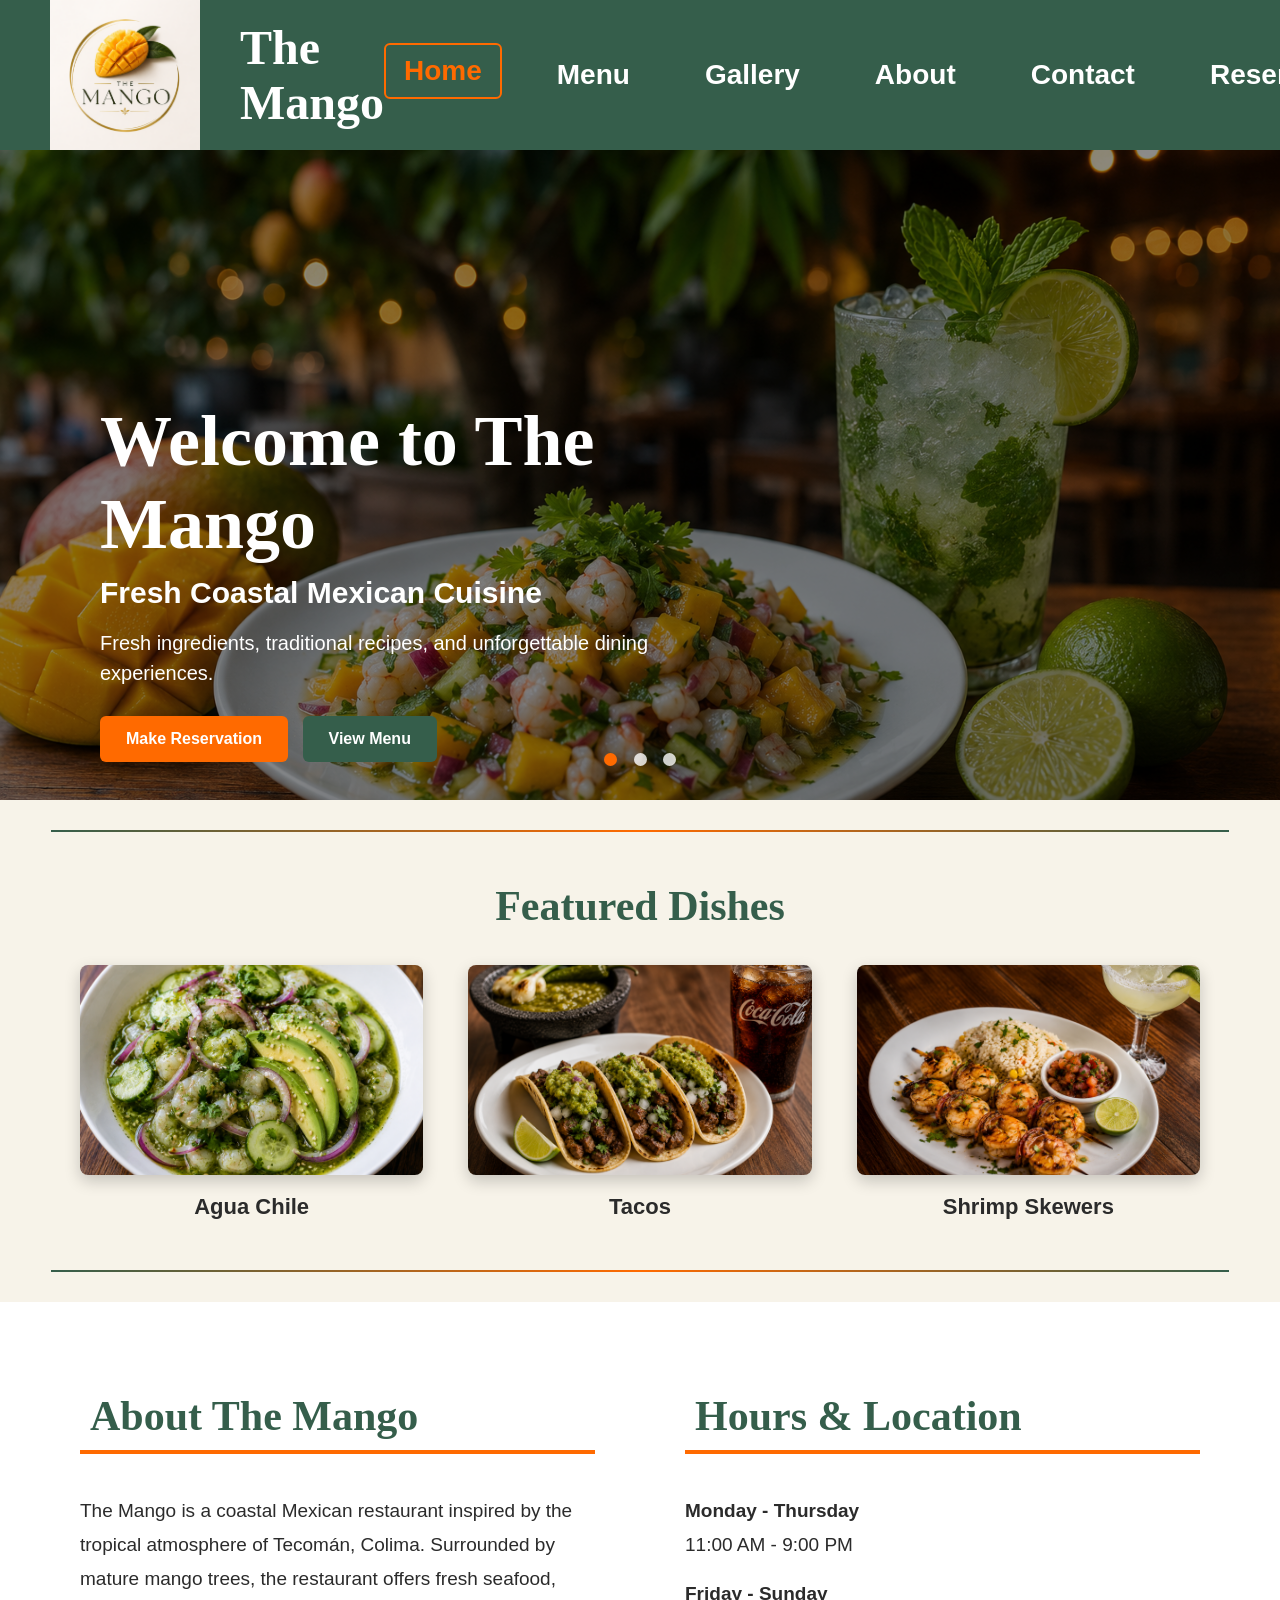
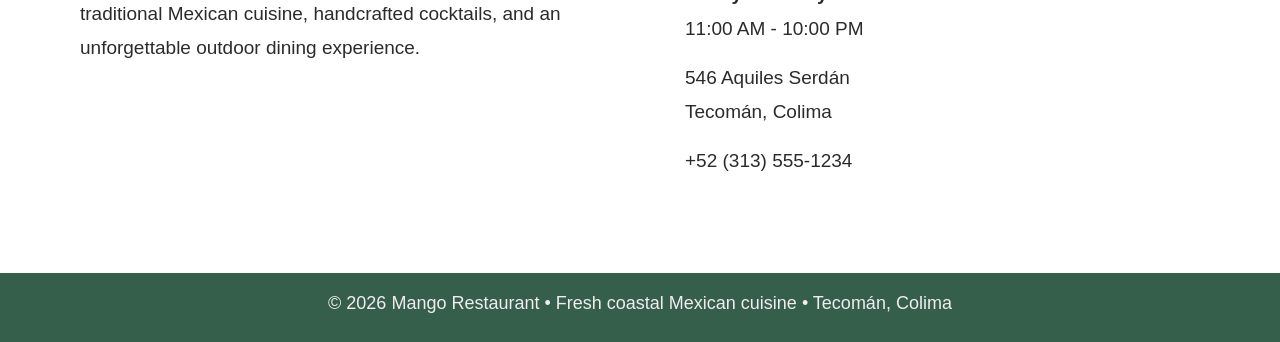
<file: index.html>
<!DOCTYPE html>
<html lang="en">
<head>
    <meta charset="UTF-8">
    <meta name="viewport" content="width=device-width, initial-scale=1.0">
    <title>About | The Mango</title>
    <link rel="stylesheet" href="css/style.css">
</head>
<body>

<header class="navbar">
    <div class="logo">
        <img src="Images/The Mango Logo.png" alt="The Mango Logo">
        <span>The Mango</span>
    </div>

    <nav>
        <a class="active" href="index.html">Home</a>
        <a href="menu.html">Menu</a>
        <a href="gallery.html">Gallery</a>
        <a href="about.html">About</a>
        <a href="contact.html">Contact</a>
        <a href="reservations.html">Reservations</a>
    </nav>
</header>


<section class="hero">

    <div class="slide active"
         style="background-image:url('Images/Mango Cheveche.png')">
    </div>

    <div class="slide"
         style="background-image:url('Images/Mango Restaurant Image.png')">
    </div>

    <div class="slide"
         style="background-image:url('Images/Mango Drink Image.png')">
    </div>

    <div class="hero-overlay">
        <h1>Welcome to The Mango</h1>
        <h2>Fresh Coastal Mexican Cuisine</h2>

        <p>
            Fresh ingredients, traditional recipes,
            and unforgettable dining experiences.
        </p>

        <a href="reservations.html" class="btn">Make Reservation</a>
        <a href="menu.html" class="btn secondary">View Menu</a>
    </div>

    <div class="dots">
        <span class="dot active"></span>
        <span class="dot"></span>
        <span class="dot"></span>
    </div>

</section>
<div class="section-divider"></div>

<section class="featured-section">
    <h2 class="featured-title">Featured Dishes</h2>

    <div class="dish-grid">
        <div class="dish-card">
            <img src="Images/Agua Chile.png" alt="Aguachile Verde">
            <h3>Agua Chile</h3>
        </div>

        <div class="dish-card">
            <img src="Images/tacos image.png" alt="Tacos">
            <h3>Tacos</h3>
        </div>

        <div class="dish-card">
            <img src="Images/Shrimp Skewers Image.png" alt="Shrimp Skewers">
            <h3>Shrimp Skewers</h3>
        </div>
    </div>
</section>

<div class="section-divider"></div>


<section class="info-section">

    <div class="info-box">

        <h2>About The Mango</h2>

        <p>
            The Mango is a coastal Mexican restaurant inspired by the tropical
            atmosphere of Tecomán, Colima. Surrounded by mature mango trees,
            the restaurant offers fresh seafood, traditional Mexican cuisine,
            handcrafted cocktails, and an unforgettable outdoor dining experience.
        </p>
    </div>

    <div class="info-box">
        <h2>Hours & Location</h2>

        <p><strong>Monday - Thursday</strong><br>
            11:00 AM - 9:00 PM</p>

        <p><strong>Friday - Sunday</strong><br>
            11:00 AM - 10:00 PM</p>

        <p>
            546 Aquiles Serdán<br>
            Tecomán, Colima
        </p>

        <p>
            +52 (313) 555-1234
        </p>
    </div>

</section>
<script>
    const slides = document.querySelectorAll('.slide');
    const dots = document.querySelectorAll('.dot');

    let current = 0;

    setInterval(() => {

        slides[current].classList.remove('active');
        dots[current].classList.remove('active');

        current++;

        if(current >= slides.length){
            current = 0;
        }

        slides[current].classList.add('active');
        dots[current].classList.add('active');

    }, 8000);
</script>
<footer class="site-footer">
    <p class="copyright">
        © 2026 Mango Restaurant • Fresh coastal Mexican cuisine • Tecomán, Colima
    </p>

</footer>
</body>

</html>
</file>
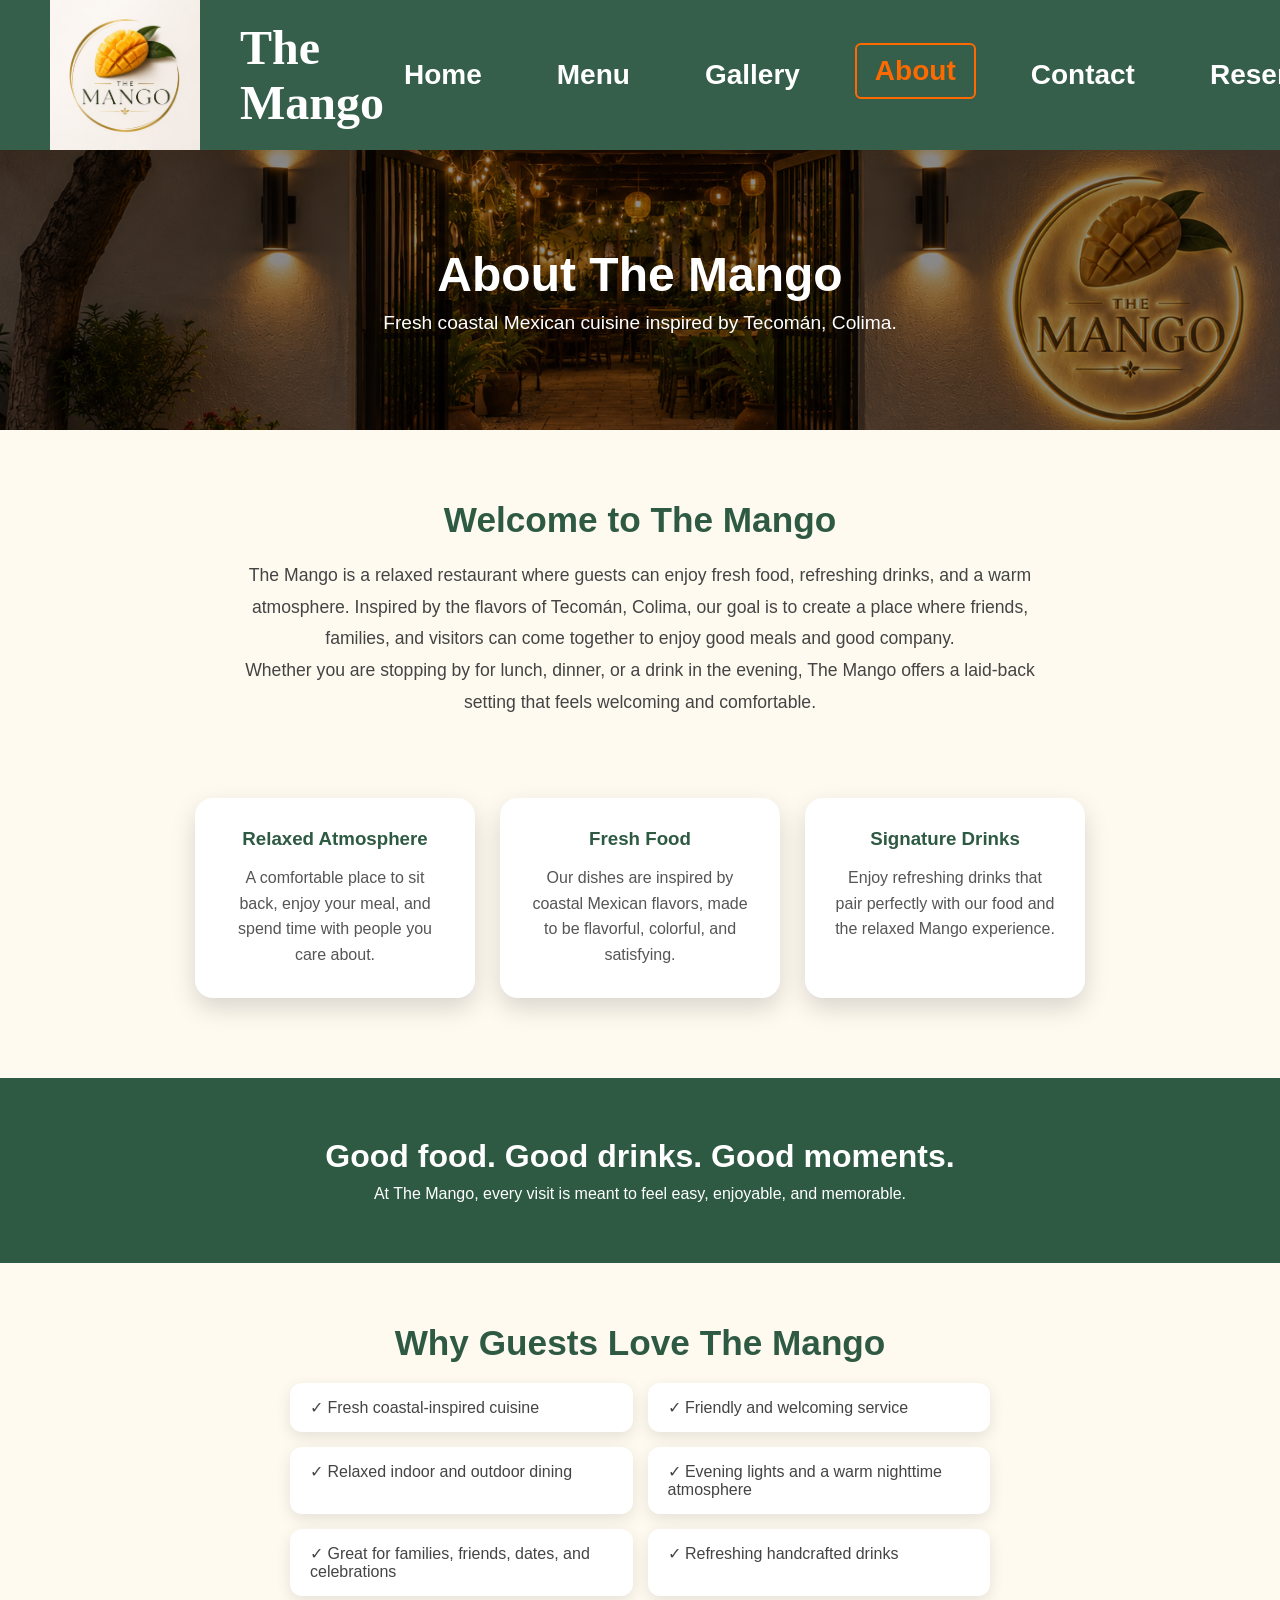
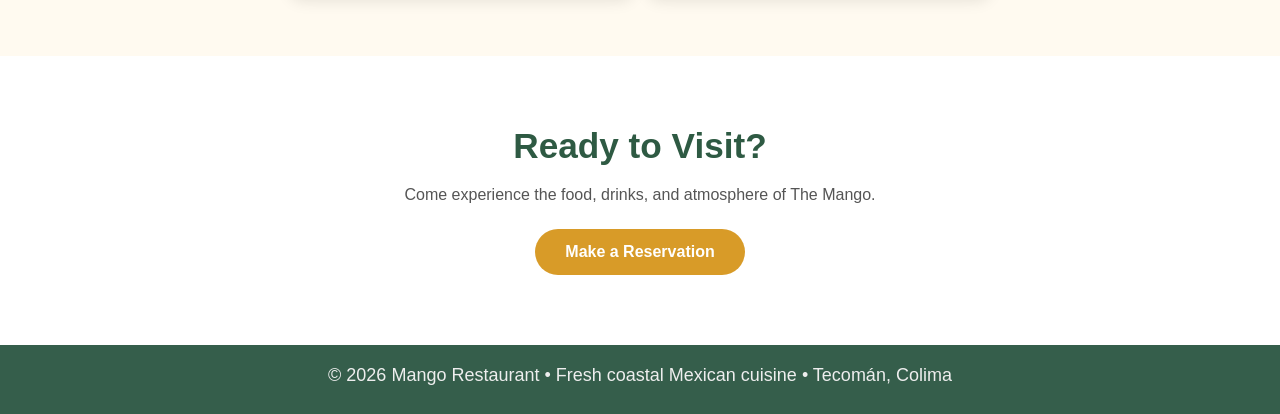
<file: about.html>
<!DOCTYPE html>
<html lang="en">
<head>
    <meta charset="UTF-8">
    <meta name="viewport" content="width=device-width, initial-scale=1.0">
    <title>About | The Mango</title>
    <link rel="stylesheet" href="css/style.css">
</head>
<body>

<header class="navbar">
    <div class="logo">
        <img src="Images/The Mango Logo.png" alt="The Mango Logo">
        <span>The Mango </span>
    </div>

    <nav>
        <a href="index.html">Home</a>
        <a href="menu.html">Menu</a>
        <a href="gallery.html">Gallery</a>
        <a class="active" href="about.html">About</a>
        <a href="contact.html">Contact</a>
        <a href="reservations.html">Reservations</a>
    </nav>
</header>

<section class="about-hero">
    <div class="about-hero-text">
        <h1>About The Mango</h1>
        <p>Fresh coastal Mexican cuisine inspired by Tecomán, Colima.</p>
    </div>
</section>

<main class="about-page">

    <section class="about-intro">
        <h2>Welcome to The Mango</h2>
        <p>
            The Mango is a relaxed restaurant where guests can enjoy fresh food,
            refreshing drinks, and a warm atmosphere. Inspired by the flavors of
            Tecomán, Colima, our goal is to create a place where friends, families,
            and visitors can come together to enjoy good meals and good company.
        </p>
        <p>
            Whether you are stopping by for lunch, dinner, or a drink in the evening,
            The Mango offers a laid-back setting that feels welcoming and comfortable.
        </p>
    </section>

    <section class="about-cards">
        <div class="about-card">
            <h3>Relaxed Atmosphere</h3>
            <p>A comfortable place to sit back, enjoy your meal, and spend time with people you care about.</p>
        </div>

        <div class="about-card">
            <h3>Fresh Food</h3>
            <p>Our dishes are inspired by coastal Mexican flavors, made to be flavorful, colorful, and satisfying.</p>
        </div>

        <div class="about-card">
            <h3>Signature Drinks</h3>
            <p>Enjoy refreshing drinks that pair perfectly with our food and the relaxed Mango experience.</p>
        </div>
    </section>

    <section class="about-quote">
        <h2>Good food. Good drinks. Good moments.</h2>
        <p>At The Mango, every visit is meant to feel easy, enjoyable, and memorable.</p>
    </section>

    <section class="why-us">
        <h2>Why Guests Love The Mango</h2>

        <div class="why-list">
            <p>✓ Fresh coastal-inspired cuisine</p>
            <p>✓ Friendly and welcoming service</p>
            <p>✓ Relaxed indoor and outdoor dining</p>
            <p>✓ Evening lights and a warm nighttime atmosphere</p>
            <p>✓ Great for families, friends, dates, and celebrations</p>
            <p>✓ Refreshing handcrafted drinks</p>
        </div>
    </section>

    <section class="about-cta">
        <h2>Ready to Visit?</h2>
        <p>Come experience the food, drinks, and atmosphere of The Mango.</p>
        <a href="reservations.html" class="about-btn">Make a Reservation</a>
    </section>

</main>
<footer class="site-footer">
    <p class="copyright">
        © 2026 Mango Restaurant • Fresh coastal Mexican cuisine • Tecomán, Colima
    </p>

</footer>

</body>
</html>
</file>
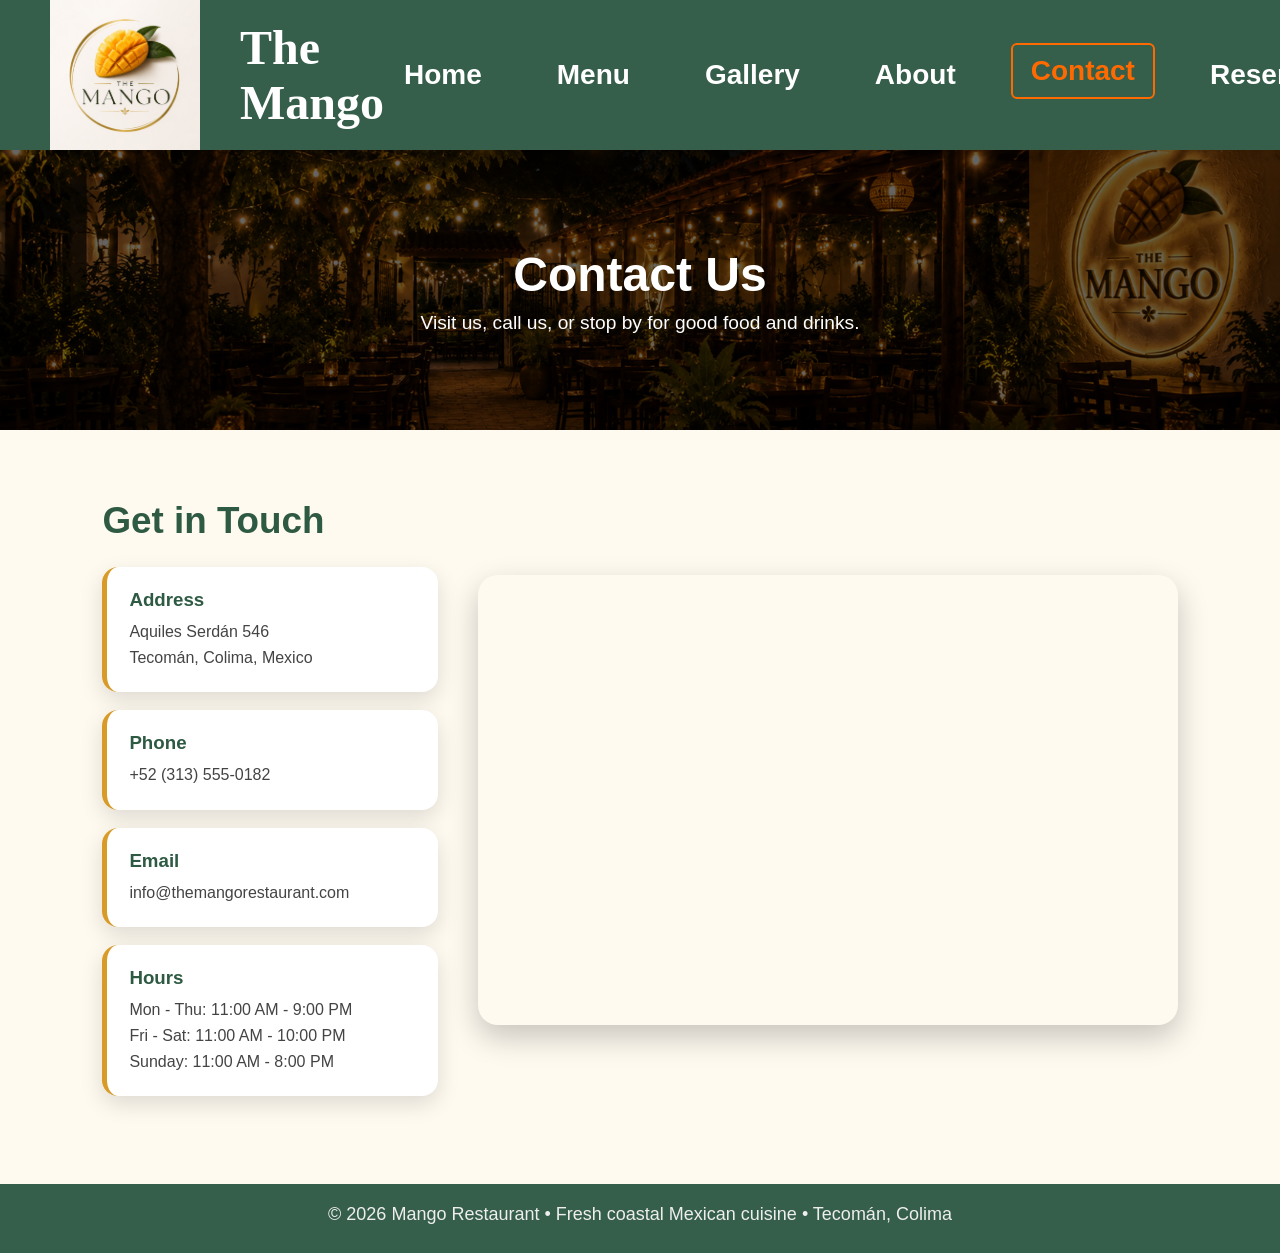
<file: contact.html>
<!DOCTYPE html>
<html lang="en">
<head>
    <meta charset="UTF-8">
    <meta name="viewport" content="width=device-width, initial-scale=1.0">
    <title>Contact</title>
    <link rel="stylesheet" href="css/style.css">
</head>
<body>
<header class="navbar">
    <div class="logo">
        <img src="Images/The Mango Logo.png" alt="The Mango Logo">
        <span>The Mango</span>
    </div>

    <nav>
        <a href="index.html">Home</a>
        <a href="menu.html">Menu</a>
        <a href="gallery.html">Gallery</a>
        <a href="about.html">About</a>
        <a class="active" href="contact.html">Contact</a>
        <a href="reservations.html">Reservations</a>
    </nav>
</header>
<section class="contact-hero">
    <div class="contact-hero-text">
        <h1>Contact Us</h1>
        <p>Visit us, call us, or stop by for good food and drinks.</p>
    </div>
</section>

<main class="contact-page">

    <section class="contact-container">

        <div class="contact-info">
            <h2>Get in Touch</h2>

            <div class="contact-card">
                <h3>Address</h3>
                <p> Aquiles Serdán 546 </p>
                <p>Tecomán, Colima, Mexico</p>
            </div>

            <div class="contact-card">
                <h3>Phone</h3>
                <p>+52 (313) 555-0182</p>
            </div>

            <div class="contact-card">
                <h3>Email</h3>
                <p>info@themangorestaurant.com</p>
            </div>

            <div class="contact-card">
                <h3>Hours</h3>
                <p>Mon - Thu: 11:00 AM - 9:00 PM</p>
                <p>Fri - Sat: 11:00 AM - 10:00 PM</p>
                <p>Sunday: 11:00 AM - 8:00 PM</p>
            </div>
        </div>

        <div class="map-box">
            <iframe
                    src="https://www.google.com/maps?q=Aquiles+Serd%C3%A1n+546,+Floresta+I,+28140,+Tecom%C3%A1n,+Colima,+Mexico&z=18&output=embed"
                    width="100%"
                    height="100%"
                    style="border:0;"
                    loading="lazy"
                    allowfullscreen
                    referrerpolicy="strict-origin-when-cross-origin">
            </iframe>
        </div>

    </section>

</main>

<footer class="site-footer">
    <p class="copyright">
        © 2026 Mango Restaurant • Fresh coastal Mexican cuisine • Tecomán, Colima
    </p>

</footer>
</body>

</html>
</file>
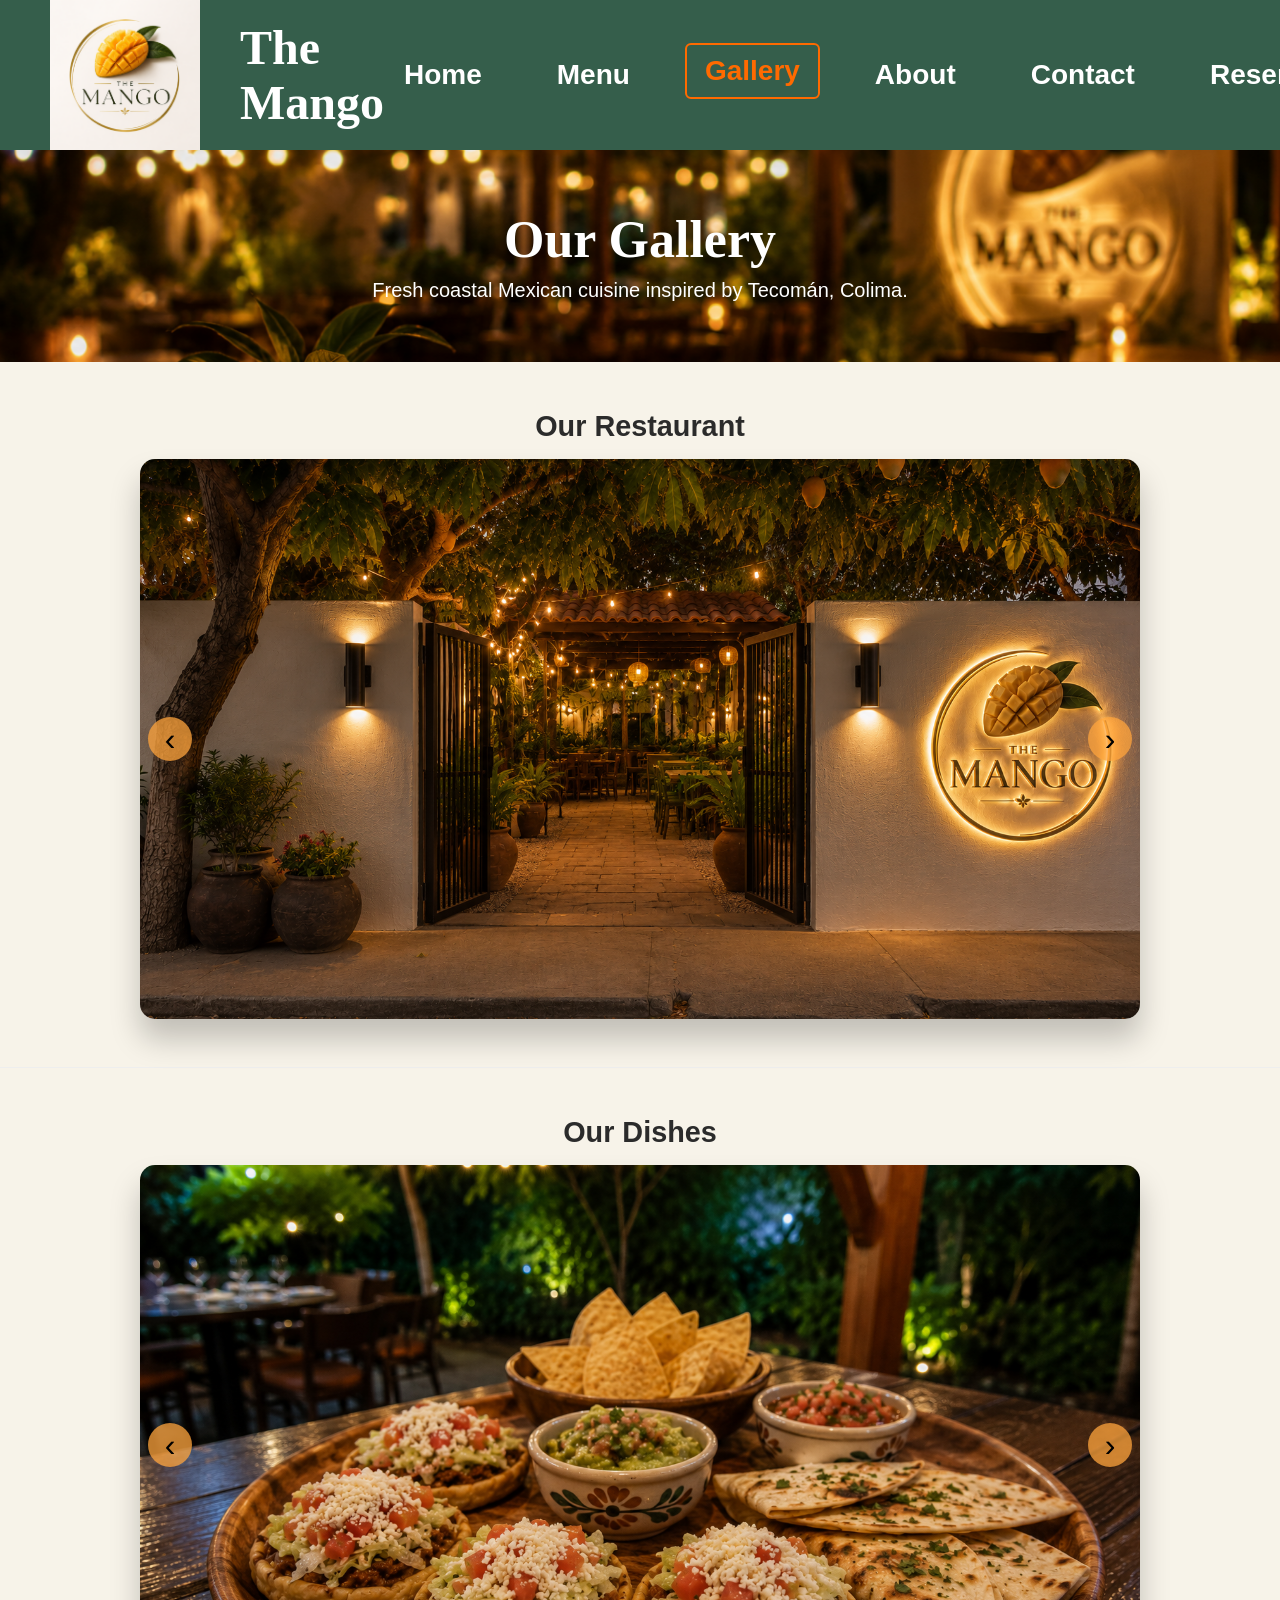
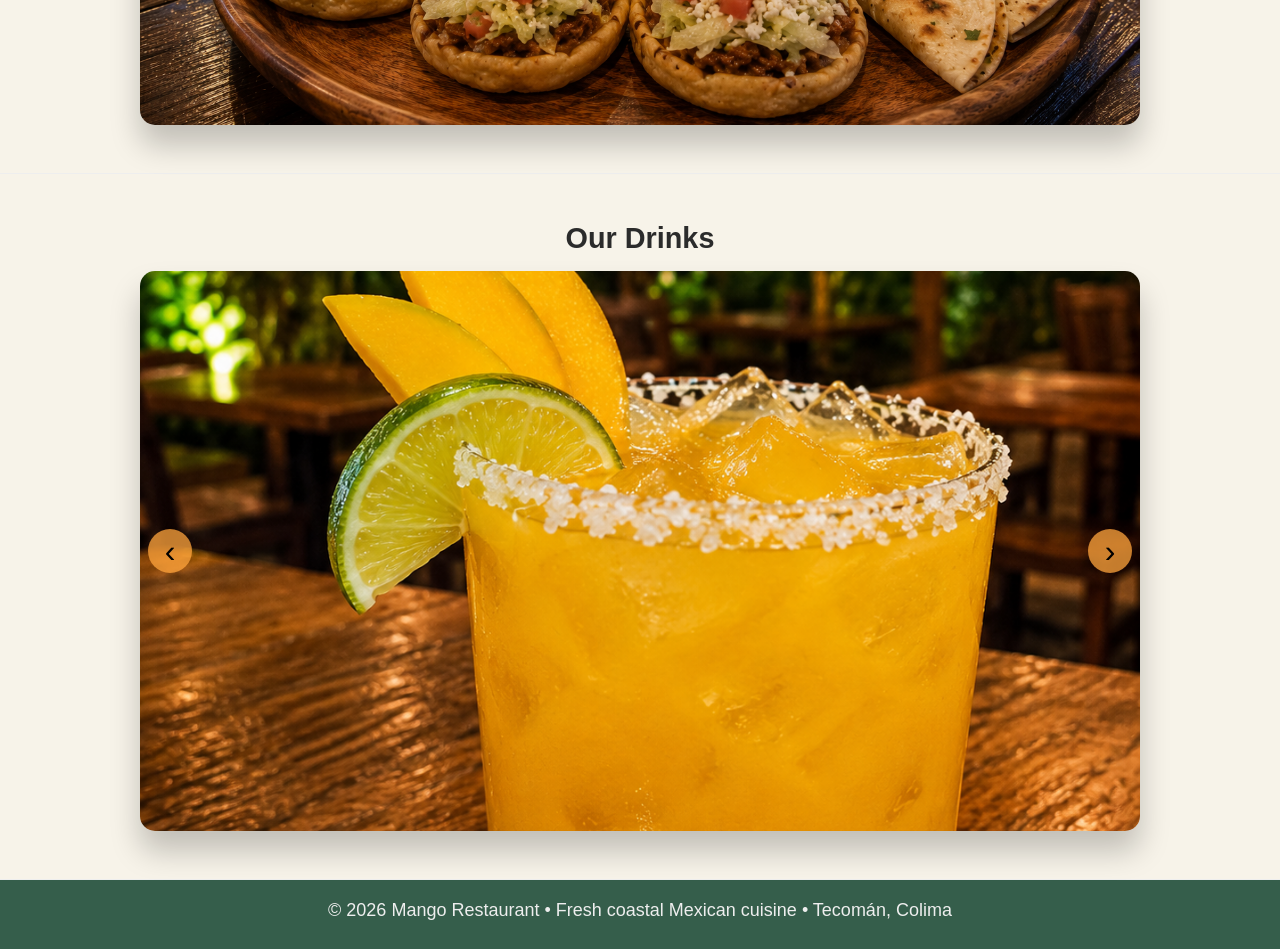
<file: gallery.html>
<!DOCTYPE html>
<html lang="en">
<head>
    <meta charset="UTF-8">
    <meta name="viewport" content="width=device-width, initial-scale=1.0">
    <title>Gallery</title>
    <link rel="stylesheet" href="css/style.css">
</head>
<body>
<header class="navbar">
    <div class="logo">
        <img src="Images/The Mango Logo.png" alt="The Mango Logo">
        <span>The Mango</span>
    </div>

    <nav>
        <a href="index.html">Home</a>
        <a href="menu.html">Menu</a>
        <a class="active" href="gallery.html">Gallery</a>
        <a href="about.html">About</a>
        <a href="contact.html">Contact</a>
        <a href="reservations.html">Reservations</a>
    </nav>
</header>
<section class="page-header gallery-header">
    <h1>Our Gallery</h1>
    <p>Fresh coastal Mexican cuisine inspired by Tecomán, Colima.</p>
</section>

<main class="gallery-page">
    <!-- ───────────── SECTION 1 : RESTAURANT ───────────── -->
    <section id="restaurant" class="gallery-section">
        <h2 class="section-title">Our Restaurant</h2>

        <div class="carousel" data-carousel="restaurant">
            <button class="ctrl prev" aria-label="Previous slide">‹</button>

            <div class="slides">
                <img class="slide" src="Images/The Mango Courtyard Entrance.png"   alt="Courtyard entrance" />
                <img class="slide" src="Images/The Mango Logo (1600 by 900).png"   alt="Indoor dining room" />
                <img class="slide" src="Images/Mango Restaurant Image.png"         alt="Patio tables" />
            </div>

            <button class="ctrl next" aria-label="Next slide">›</button>
        </div>
    </section>

    <!-- ───────────── SECTION 2 : FEATURED FOOD ───────────── -->
    <section id="food" class="gallery-section">
        <h2 class="section-title">Our Dishes</h2>

        <div class="carousel" data-carousel="food">
            <button class="ctrl prev">‹</button>
            <div class="slides">
                <img class="slide" src="Images/La Tabla del Mango.png" alt="La Tabla del Mango" />
                <img class="slide" src="Images/Chicken Tacos.png"      alt="Chicken tacos" />
                <img class="slide" src="Images/Traditional Flan.png"   alt="Traditional flan" />
            </div>
            <button class="ctrl next">›</button>
        </div>
    </section>

    <!-- ───────────── SECTION 3 : SIGNATURE DRINKS ───────────── -->
    <section id="drinks" class="gallery-section">
        <h2 class="section-title">Our Drinks</h2>

        <div class="carousel" data-carousel="drinks">
            <button class="ctrl prev">‹</button>
            <div class="slides">
                <img class="slide" src="Images/Mango Margarita.png"      alt="Mango margarita" />
                <img class="slide" src="Images/Agua de Jamaica.png"      alt="Agua de Jamaica" />
                <img class="slide" src="Images/Strawberry Lemonade.png"  alt="Strawberry lemonade" />
            </div>
            <button class="ctrl next">›</button>
        </div>
    </section>
</main>


<footer class="site-footer">
    <p class="copyright">
        © 2026 Mango Restaurant • Fresh coastal Mexican cuisine • Tecomán, Colima
    </p>

</footer>
<script src="js/script.js"></script>


</body>
</html>
</file>
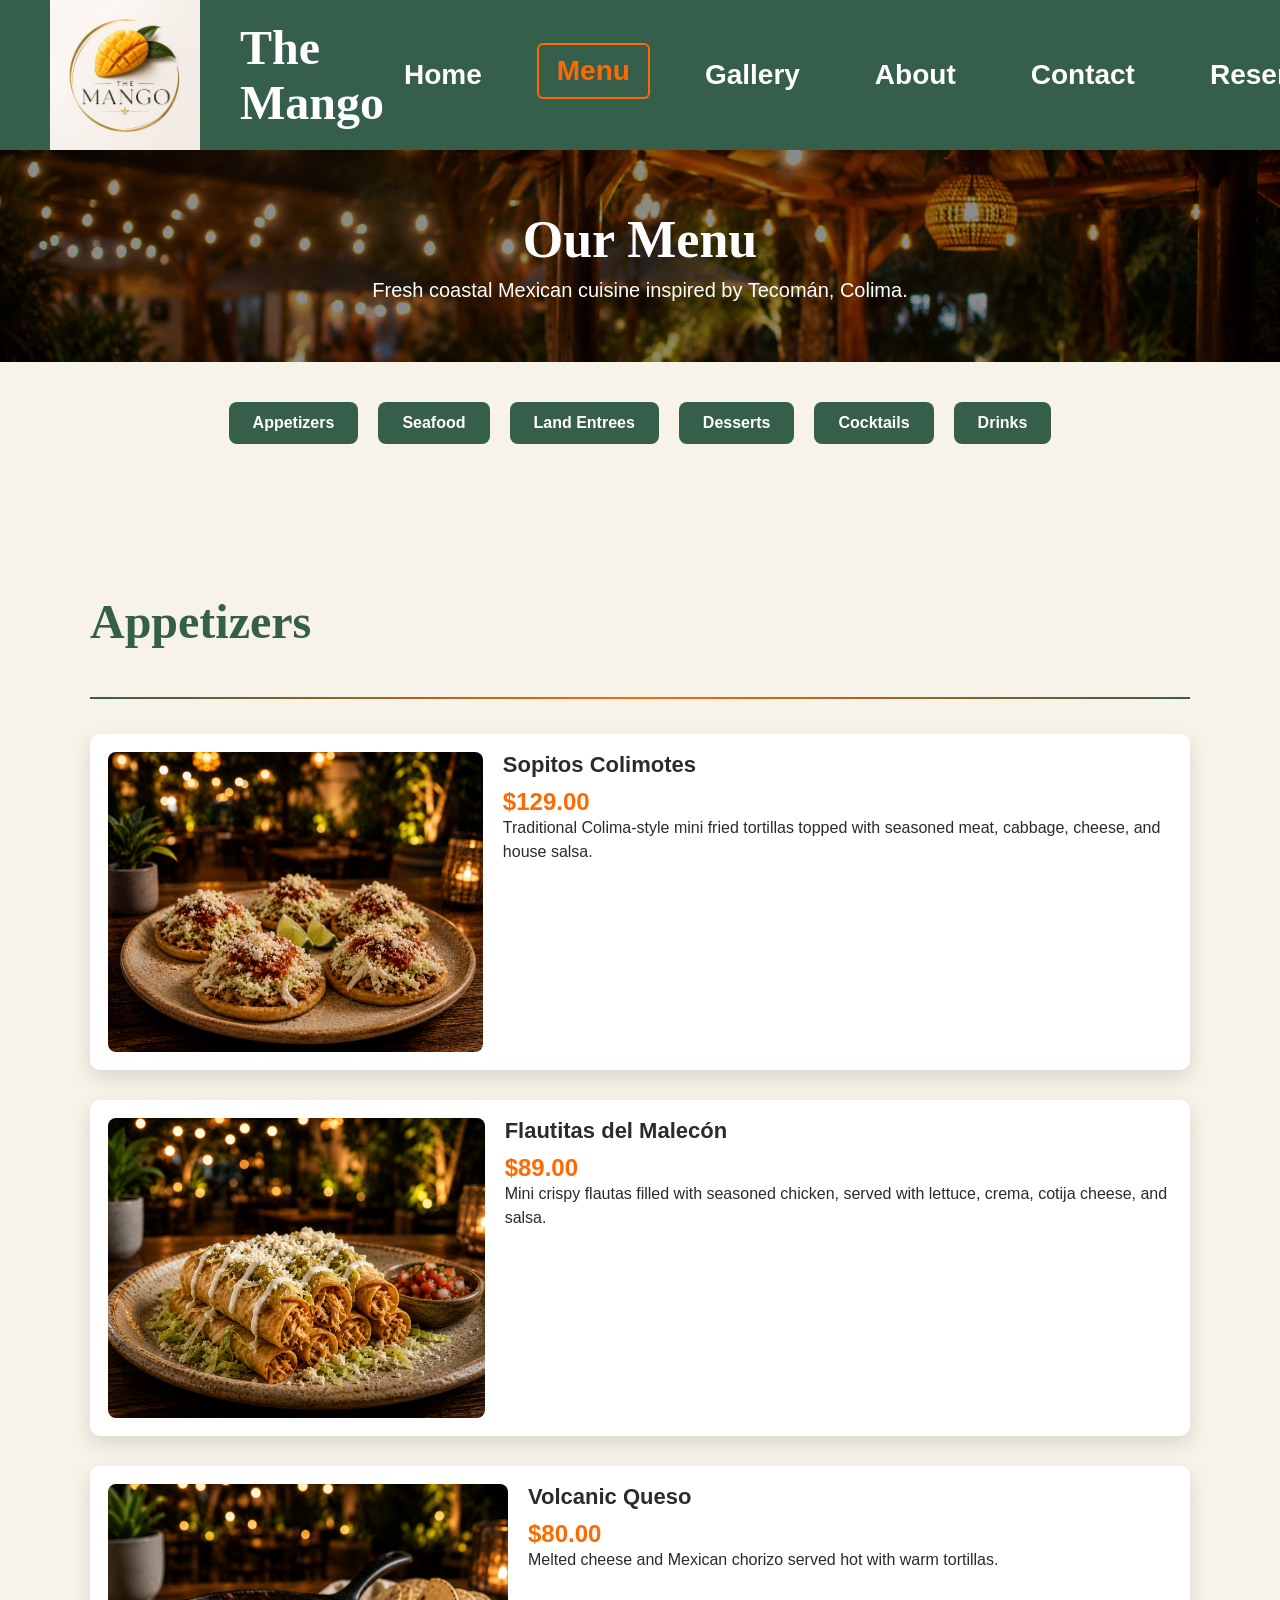
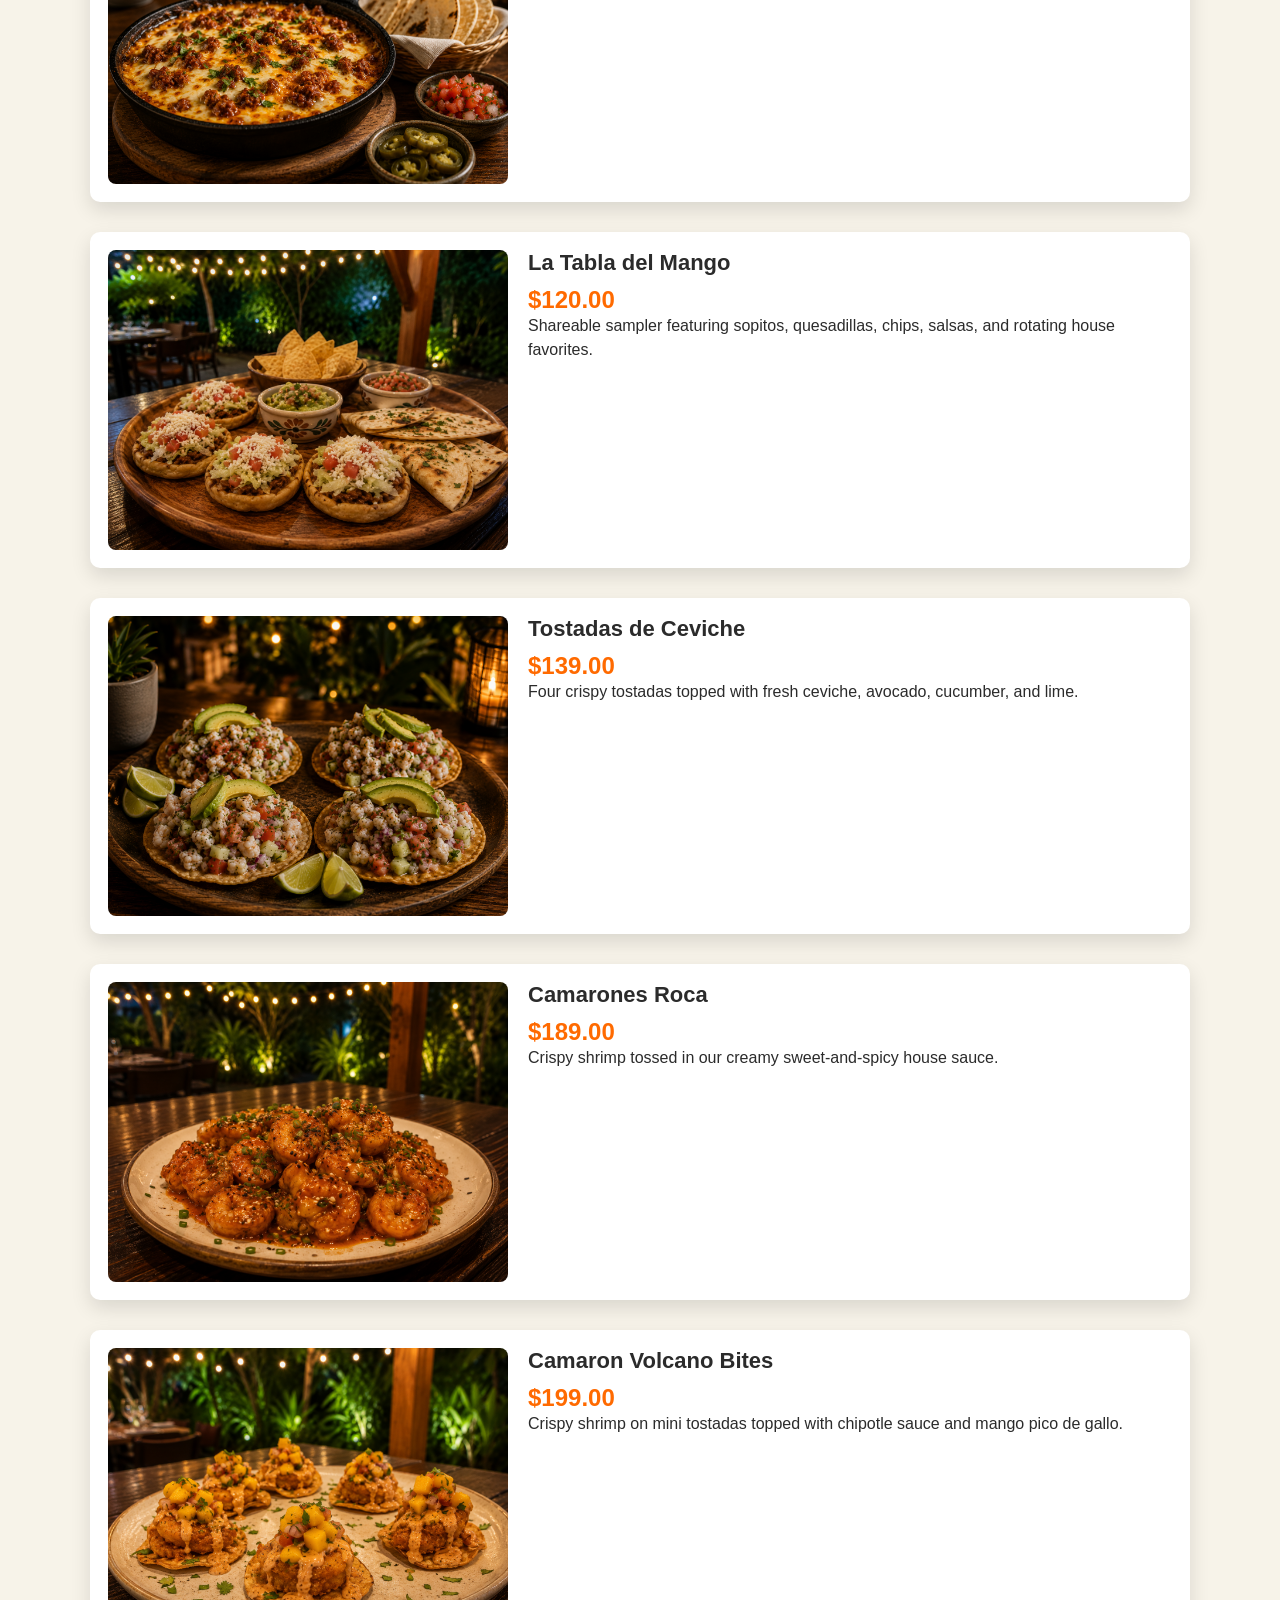
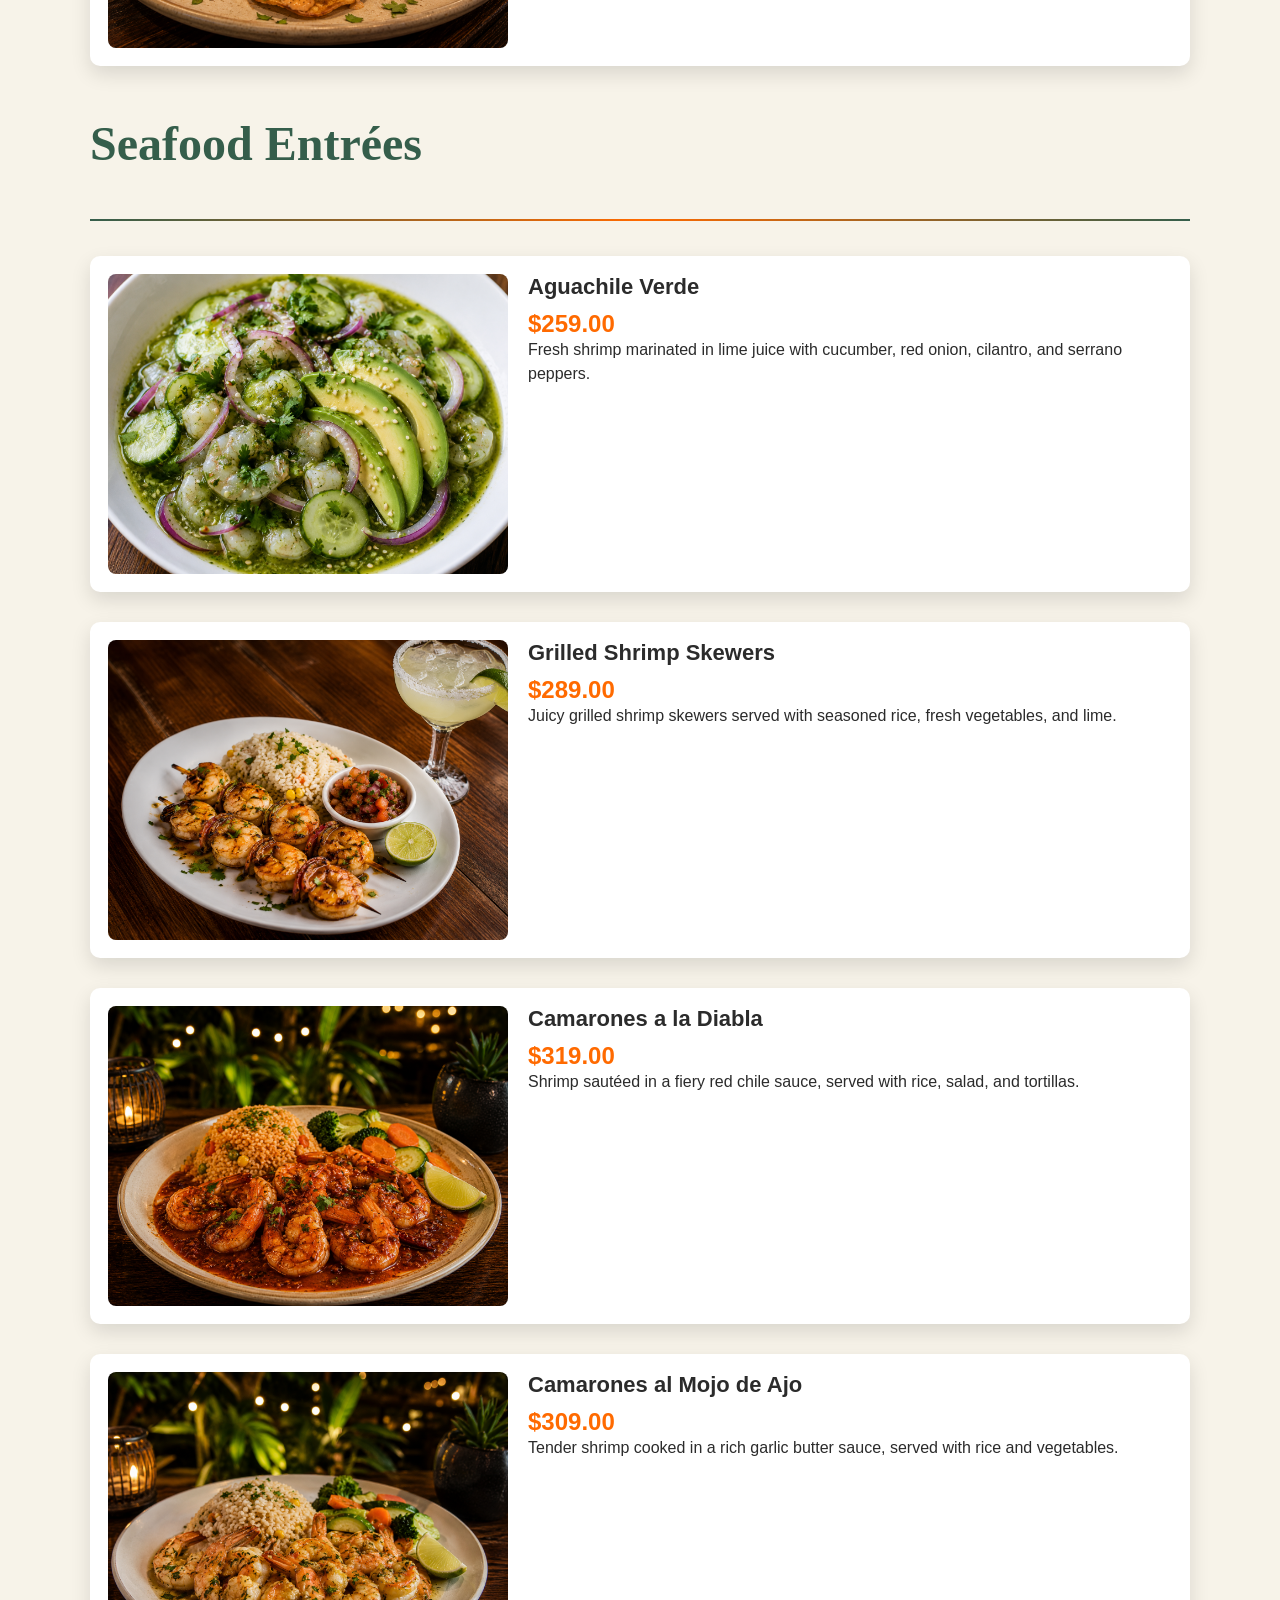
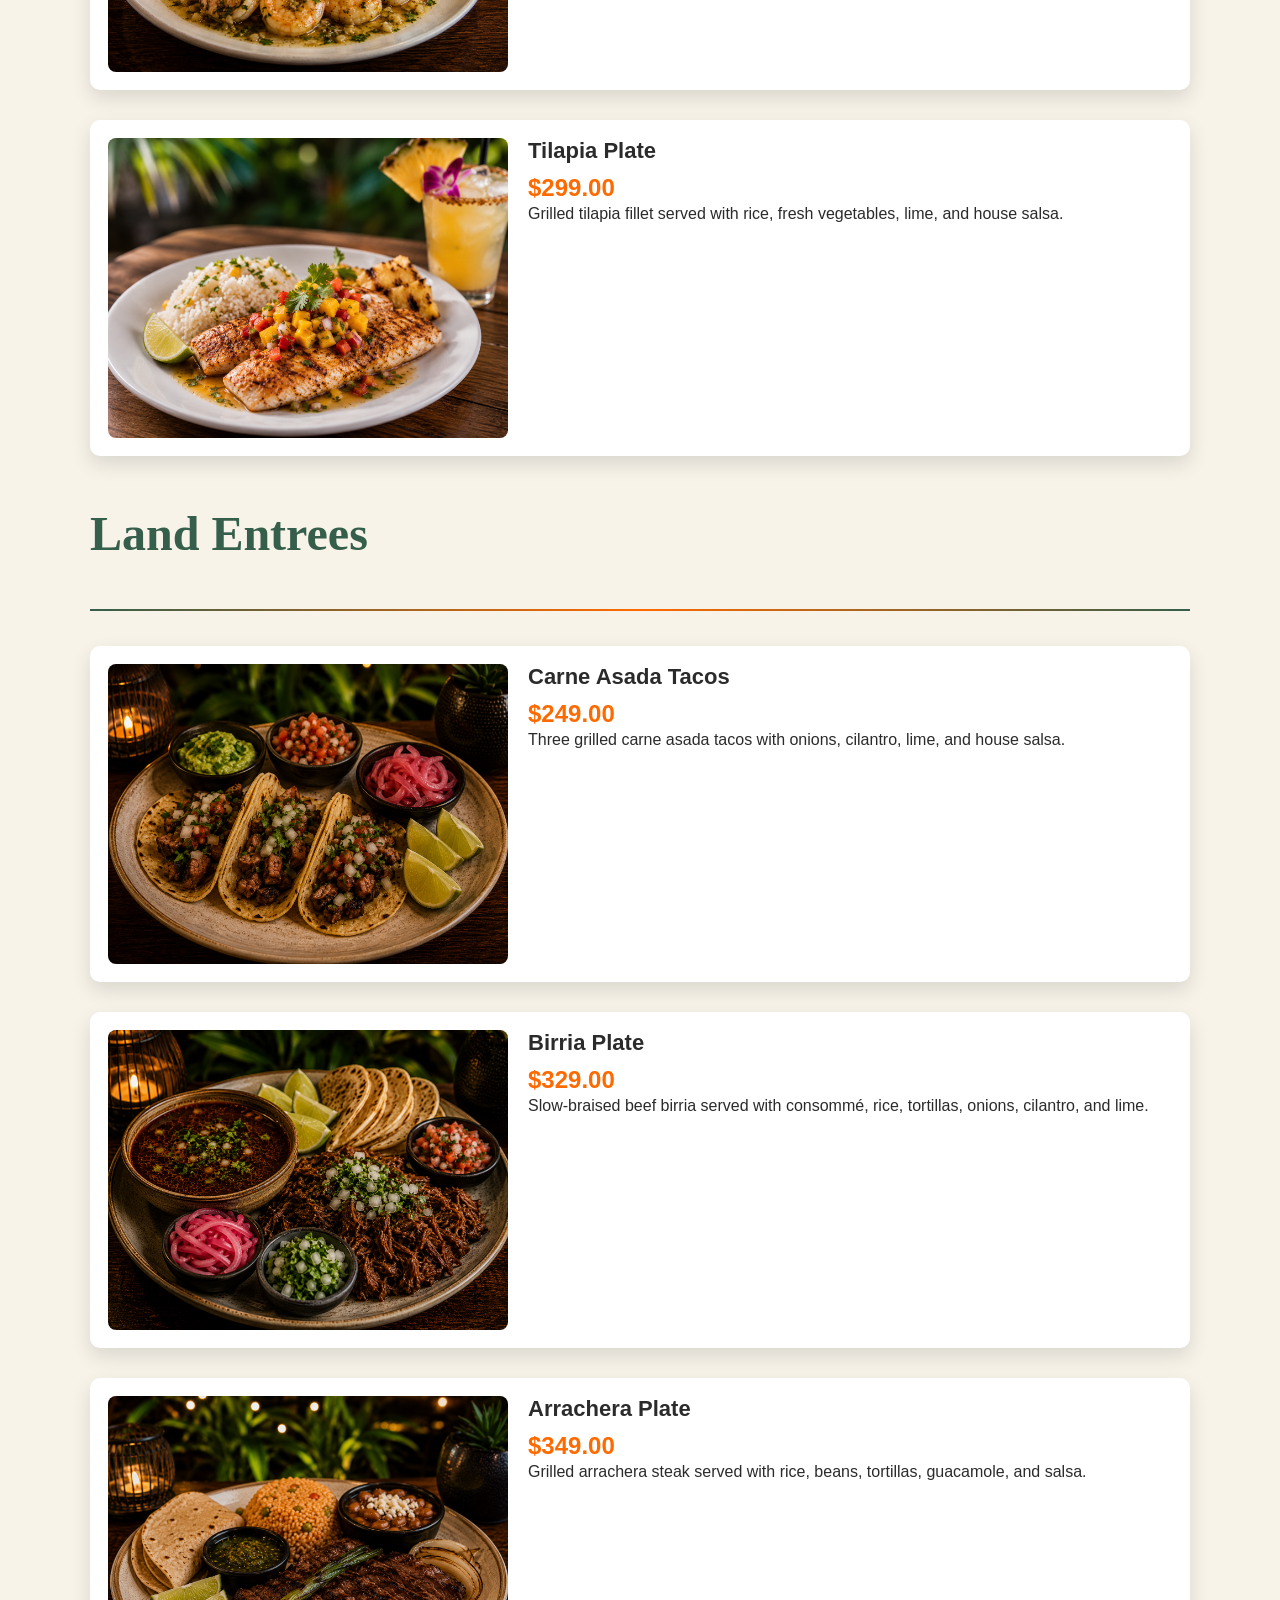
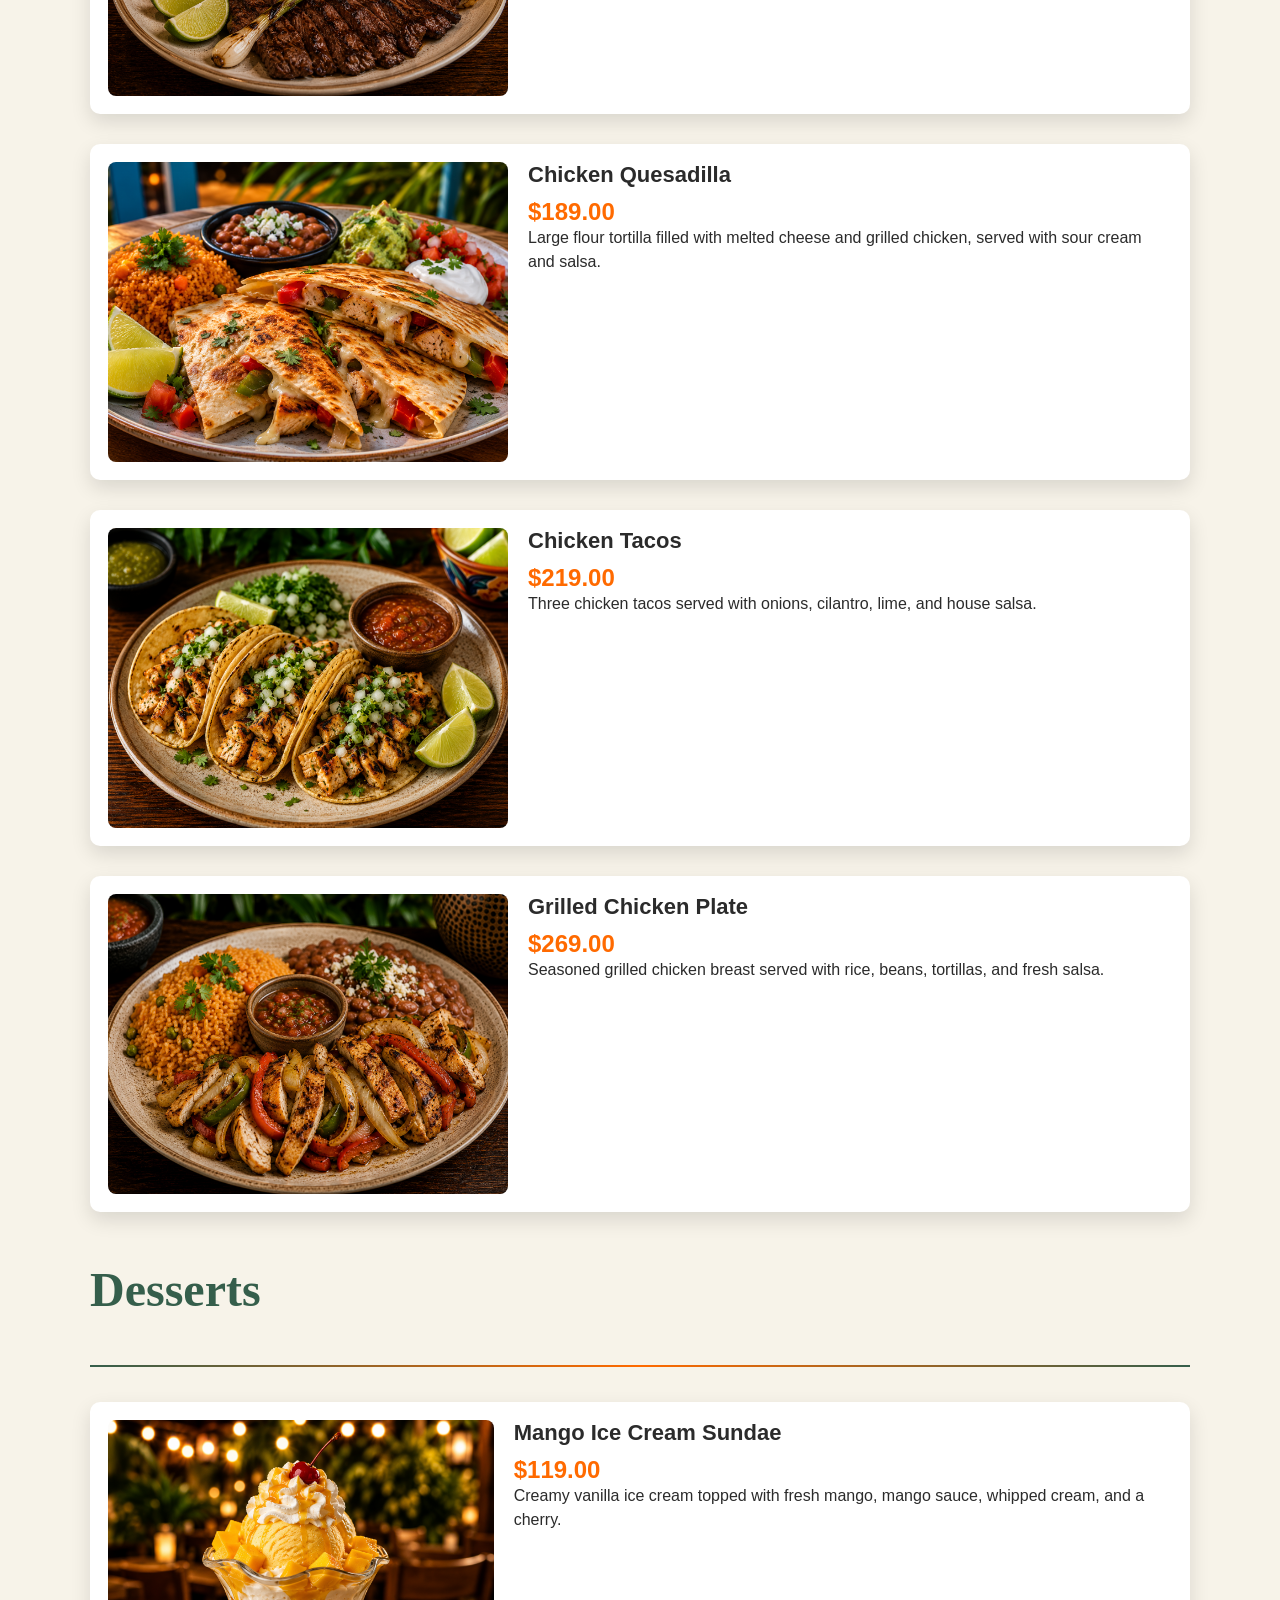
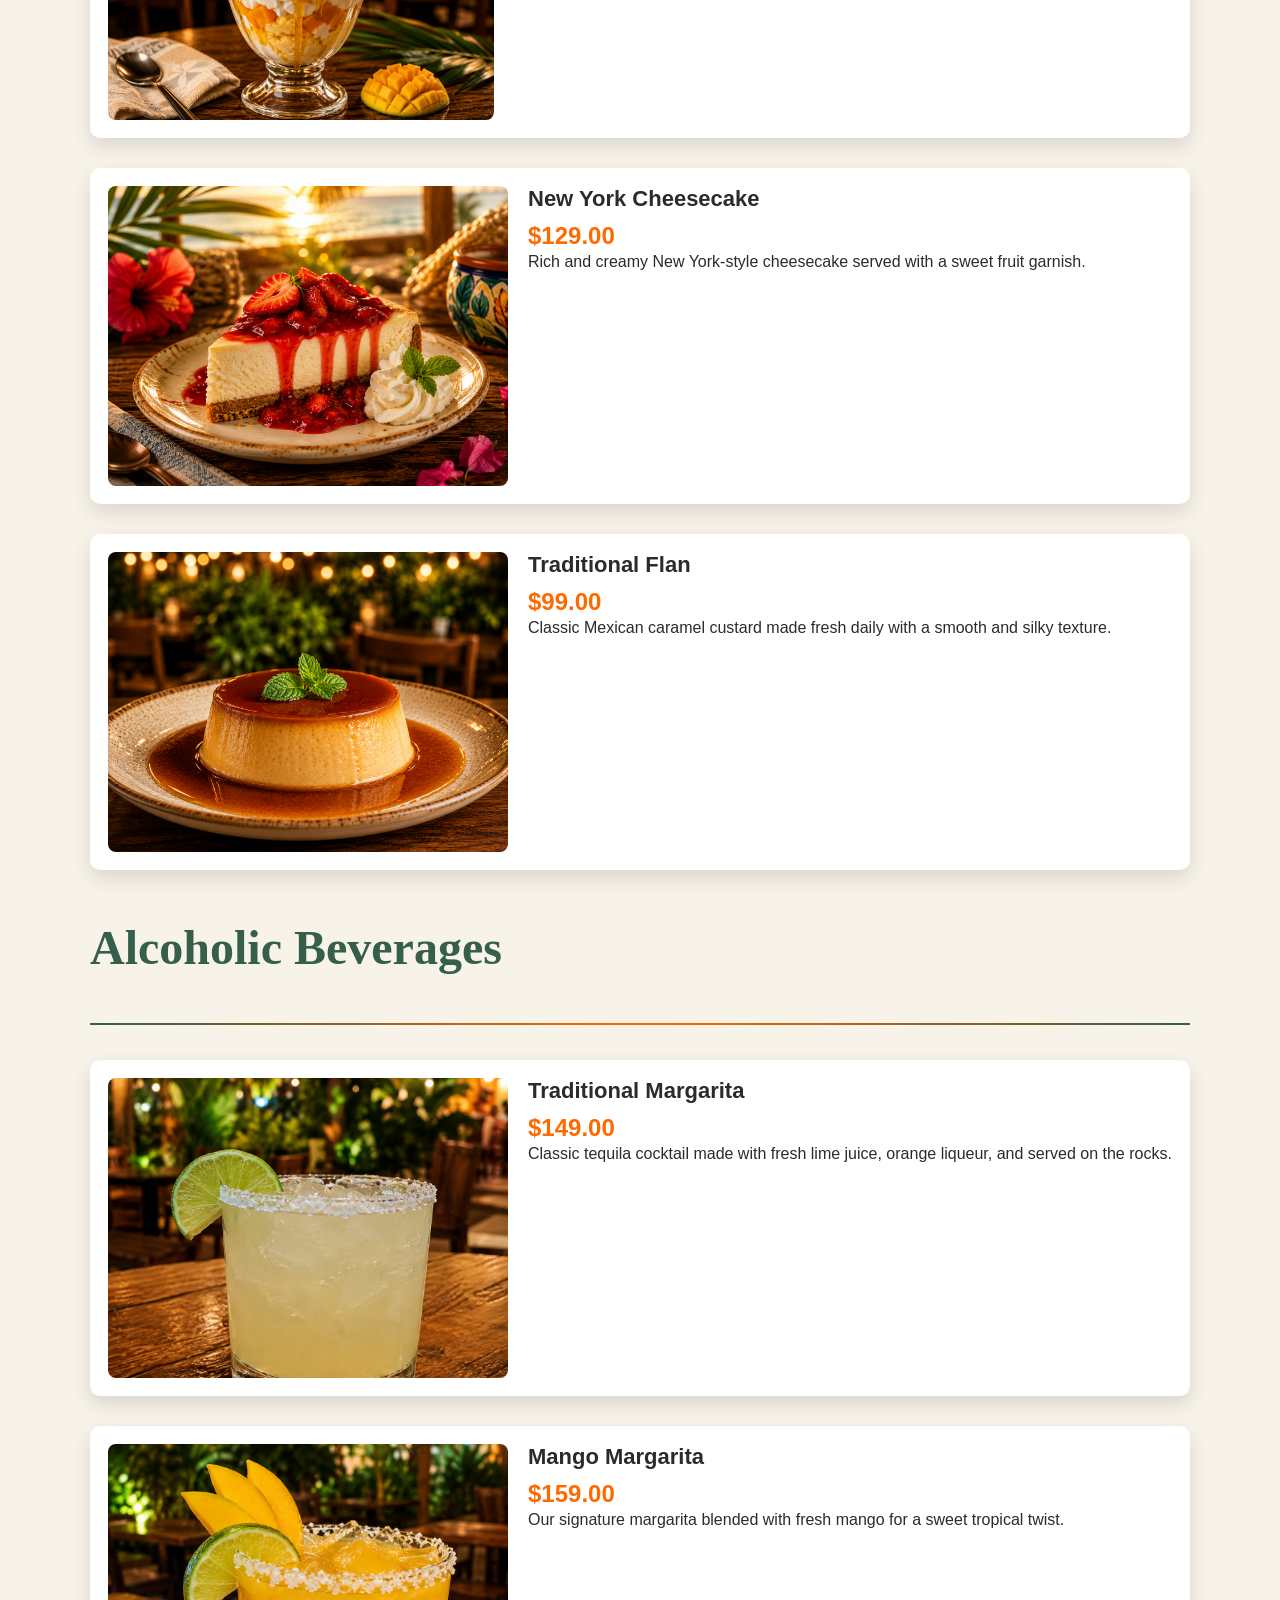
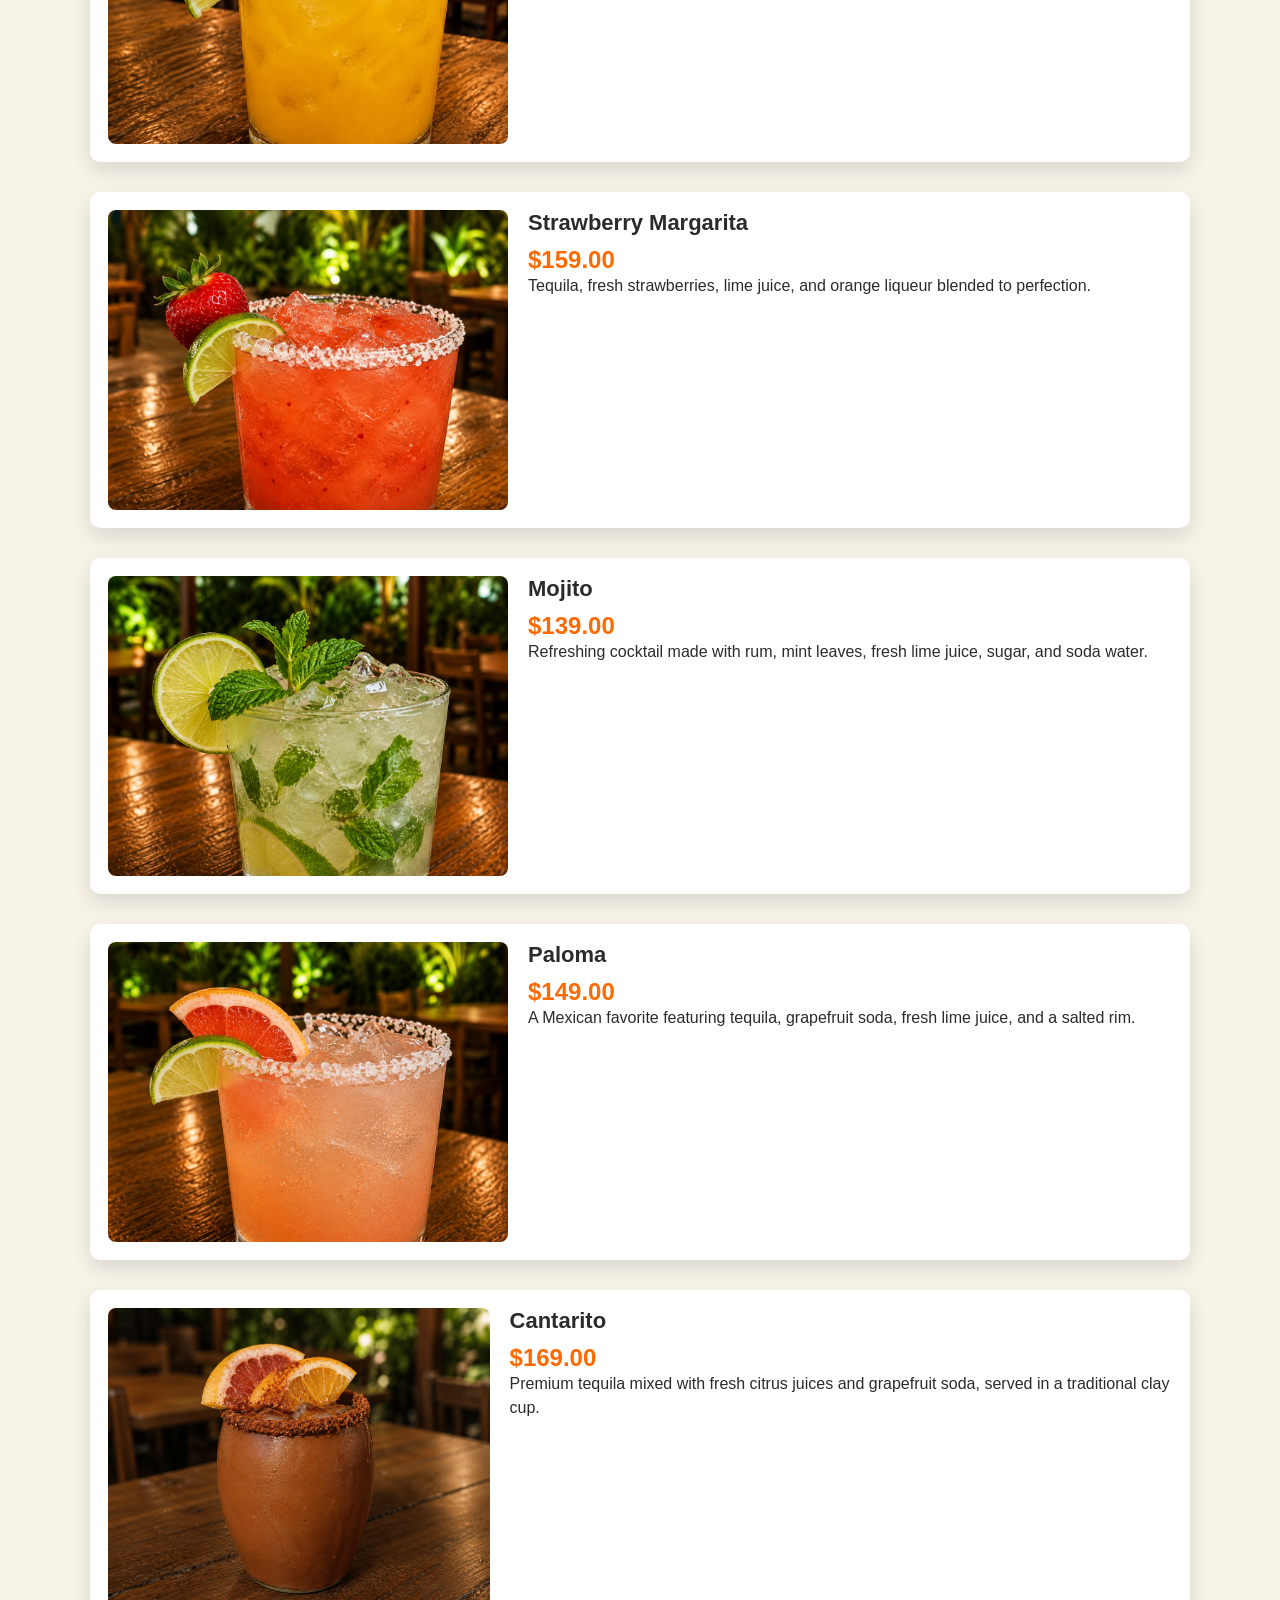
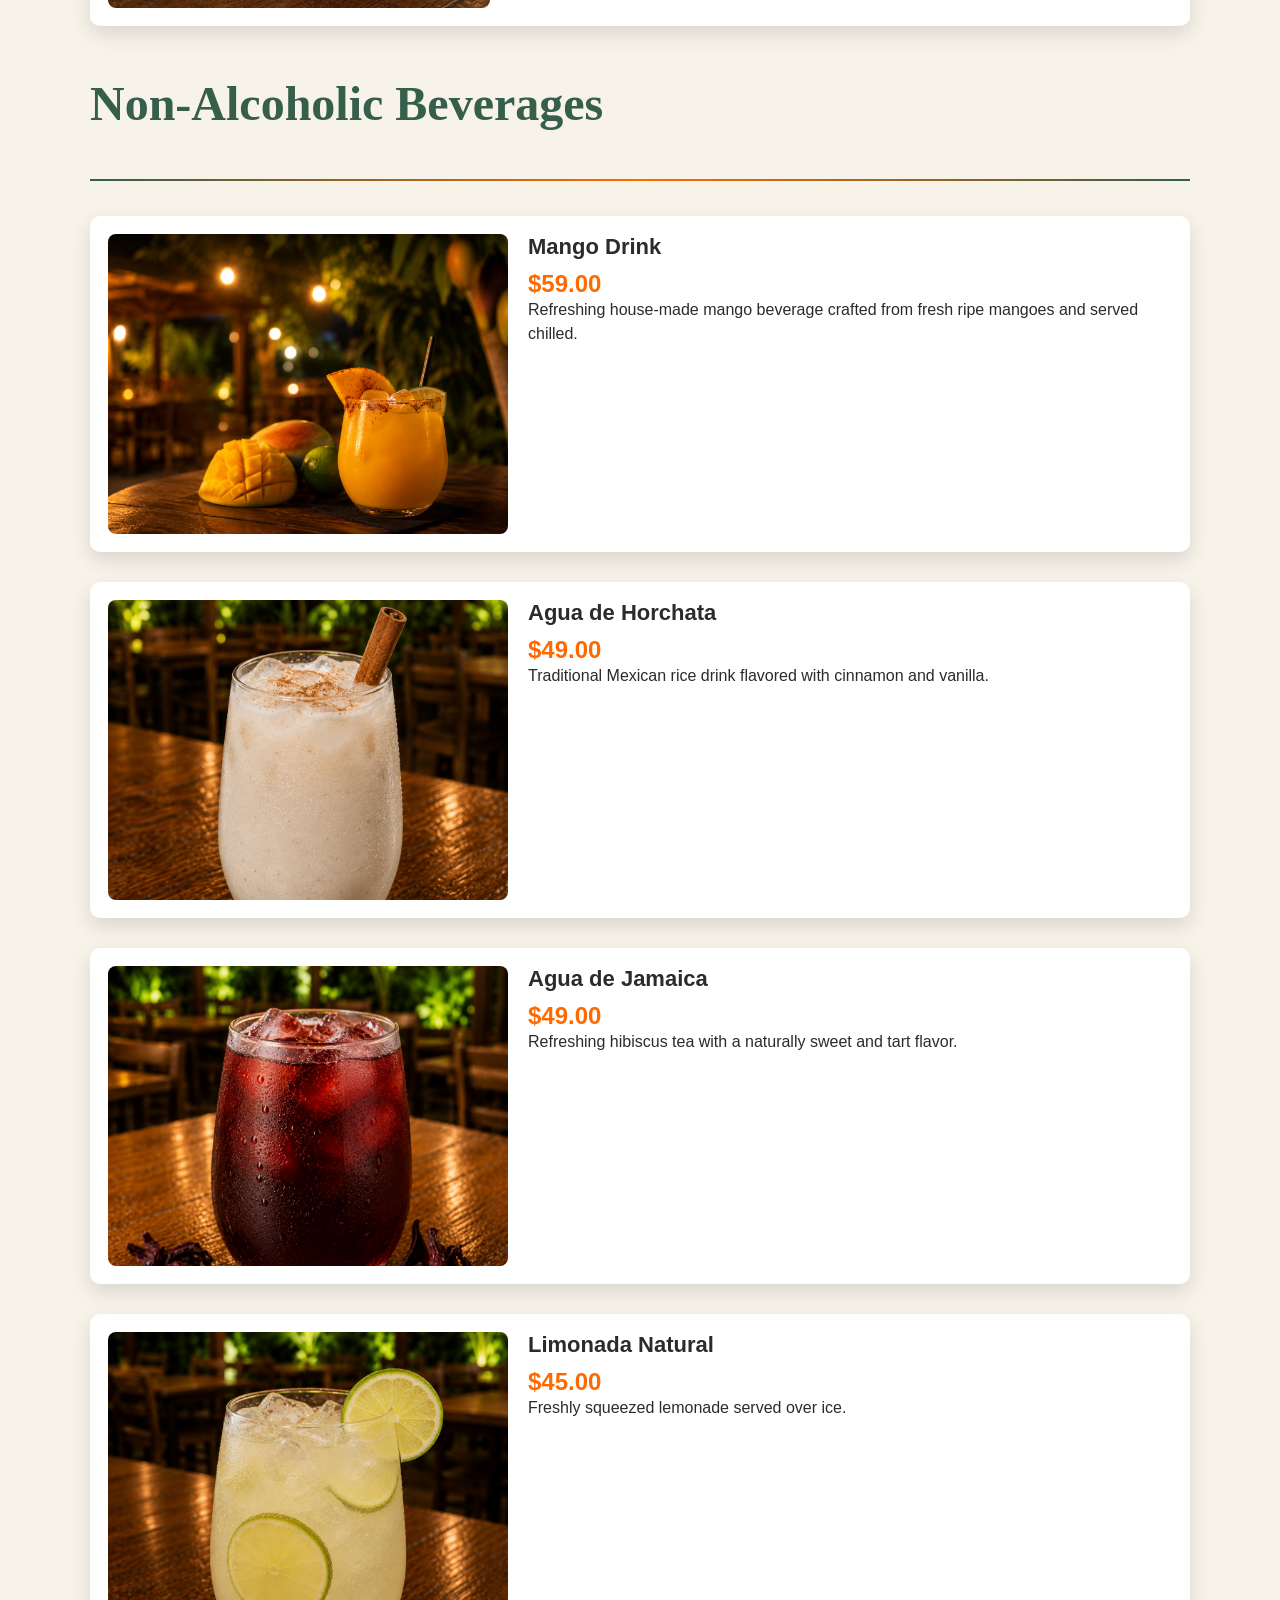
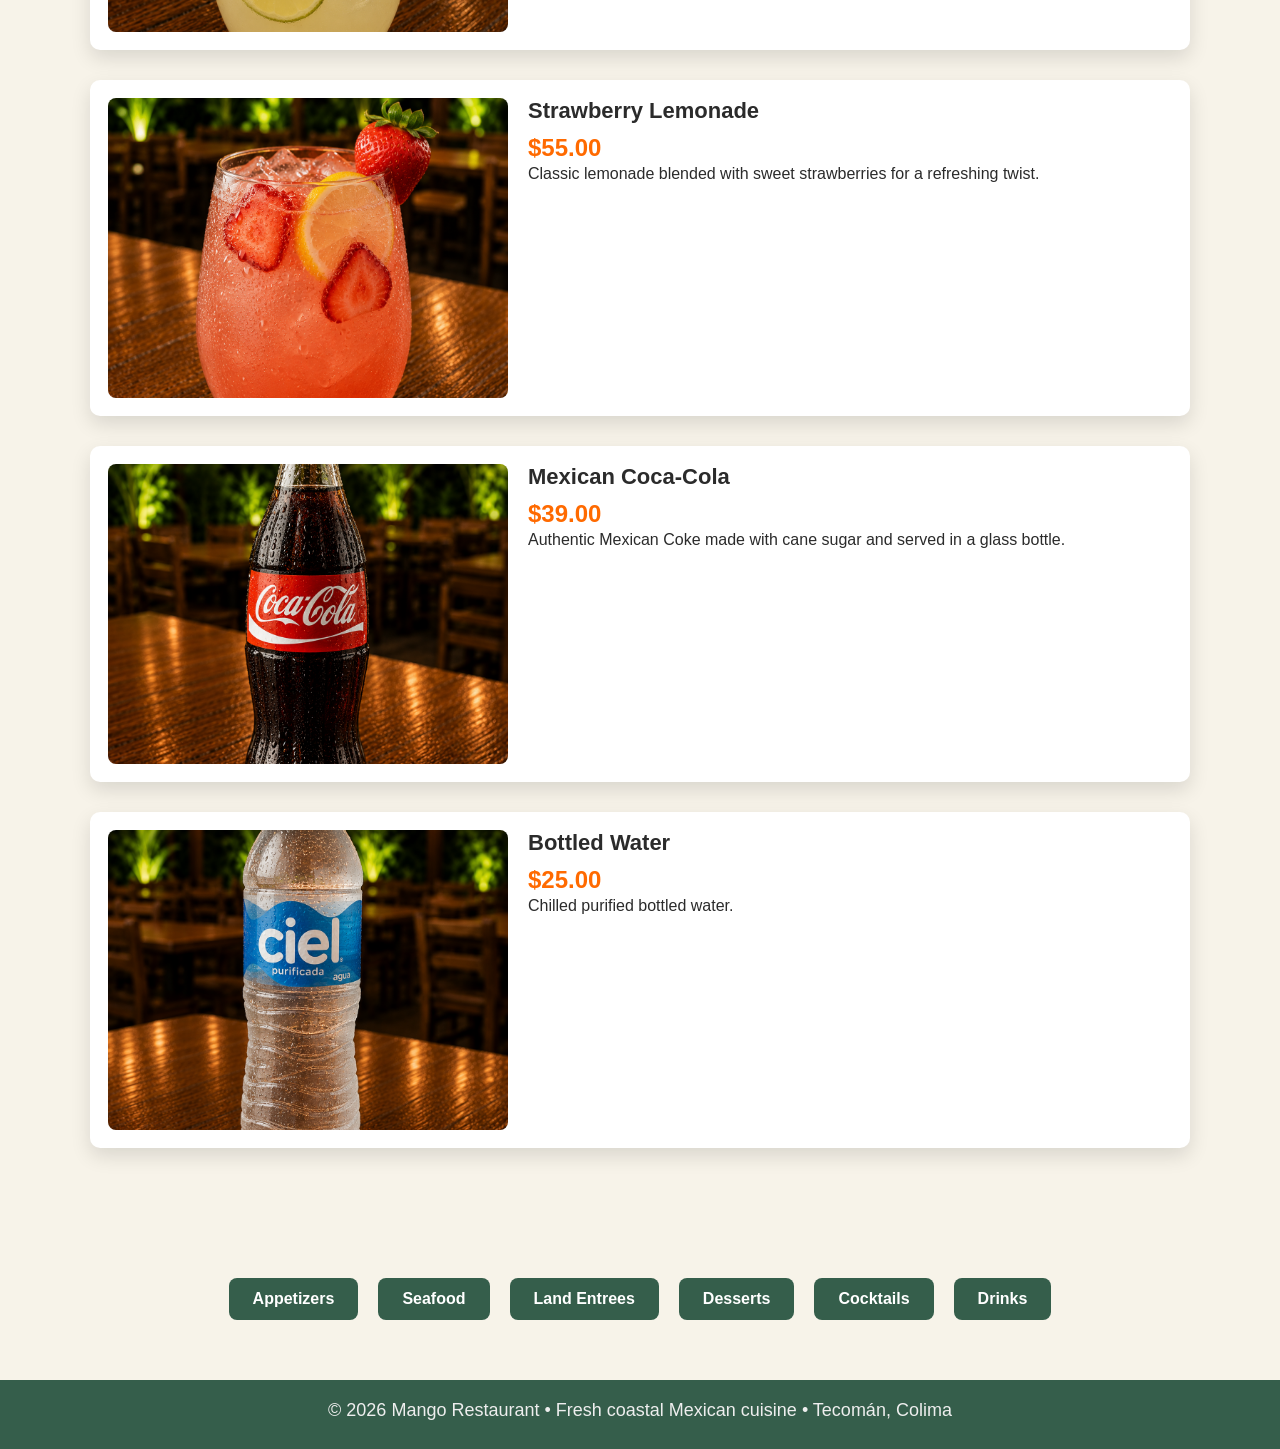
<file: menu.html>
<!DOCTYPE html>
<html lang="en">
<head>
    <meta charset="UTF-8">
    <meta name="viewport" content="width=device-width, initial-scale=1.0">
    <title>The Mango Menu</title>
    <link rel="stylesheet" href="css/style.css">
</head>
<body>

<header class="navbar">
    <div class="logo">
        <img src="Images/The Mango Logo.png" alt="The Mango Logo">
        <span>The Mango</span>
    </div>

    <nav>
        <a href="index.html">Home</a>
        <a class="active" href="menu.html">Menu</a>
        <a href="gallery.html">Gallery</a>
        <a href="about.html">About</a>
        <a href="contact.html">Contact</a>
        <a href="reservations.html">Reservations</a>
    </nav>
</header>

<section class="page-header">
    <h1>Our Menu</h1>
    <p>Fresh coastal Mexican cuisine inspired by Tecomán, Colima.</p>
</section>
<div class="menu-nav">

    <a href="#appetizers">Appetizers</a>
    <a href="#seafood">Seafood</a>
    <a href="#land">Land Entrees</a>
    <a href="#desserts">Desserts</a>
    <a href="#cocktails">Cocktails</a>
    <a href="#drinks">Drinks</a>

</div>

<section class="menu-section">
    <h2 id="appetizers">Appetizers</h2>
    <div class="menu-grid">

        <div class="menu-card">
            <img src="Images/Sopes Colimates.png" alt="Sopitos Colimotes">
            <div class="menu-content">
                <div class="menu-header">
                    <h3>Sopitos Colimotes</h3>
                    <div class="price">$129.00</div>
                </div>
                <p>Traditional Colima-style mini fried tortillas topped with seasoned meat, cabbage, cheese, and house salsa.</p>
            </div>
        </div>

        <div class="menu-card">
            <img src="Images/Flautitas del Malecón.png" alt="Flautitas del Malecón">
            <div class="menu-content">
                <div class="menu-header">
                    <h3>Flautitas del Malecón</h3>
                    <div class="price">$89.00</div>
                </div>
                <p>Mini crispy flautas filled with seasoned chicken, served with lettuce, crema, cotija cheese, and salsa.</p>
            </div>
        </div>

        <div class="menu-card">
            <img src="Images/Volcanic Queso.png" alt="Volcanic Queso">
            <div class="menu-content">
                <div class="menu-header">
                    <h3>Volcanic Queso</h3>
                    <div class="price">$80.00</div>
                </div>
                <p>Melted cheese and Mexican chorizo served hot with warm tortillas.</p>
            </div>
        </div>

        <div class="menu-card">
            <img src="Images/La Tabla del Mango.png" alt="La Tabla del Mango">
            <div class="menu-content">
                <div class="menu-header">
                    <h3>La Tabla del Mango</h3>
                    <div class="price">$120.00</div>
                </div>
                <p>Shareable sampler featuring sopitos, quesadillas, chips, salsas, and rotating house favorites.</p>
            </div>
        </div>

        <div class="menu-card">
            <img src="Images/Tostadas de Ceviche.png" alt="Tostadas de Ceviche">
            <div class="menu-content">
                <div class="menu-header">
                    <h3>Tostadas de Ceviche</h3>
                    <div class="price">$139.00</div>
                </div>
                <p>Four crispy tostadas topped with fresh ceviche, avocado, cucumber, and lime.</p>
            </div>
        </div>

        <div class="menu-card">
            <img src="Images/Camarones Roca.png" alt="Camarones Roca">
            <div class="menu-content">
                <div class="menu-header">
                    <h3>Camarones Roca</h3>
                    <div class="price">$189.00</div>
                </div>
                <p>Crispy shrimp tossed in our creamy sweet-and-spicy house sauce.</p>
            </div>
        </div>

        <div class="menu-card">
            <img src="Images/Camaron Volcano Bites.png" alt="Camaron Volcano Bites">
            <div class="menu-content">
                <div class="menu-header">
                    <h3>Camaron Volcano Bites</h3>
                    <div class="price">$199.00</div>
                </div>
                <p>Crispy shrimp on mini tostadas topped with chipotle sauce and mango pico de gallo.</p>
            </div>
        </div>

    </div>

    <h2 id="seafood">Seafood Entrées</h2>
    <div class="menu-grid">

        <div class="menu-card">
            <img src="Images/Agua Chile.png" alt="Aguachile Verde">
            <div class="menu-content">
                <div class="menu-header">
                    <h3>Aguachile Verde</h3>
                    <div class="price">$259.00</div>
                </div>
                <p>Fresh shrimp marinated in lime juice with cucumber, red onion, cilantro, and serrano peppers.</p>
            </div>
        </div>

        <div class="menu-card">
            <img src="Images/Shrimp Skewers Image.png" alt="Grilled Shrimp Skewers">
            <div class="menu-content">
                <div class="menu-header">
                    <h3>Grilled Shrimp Skewers</h3>
                    <div class="price">$289.00</div>
                </div>
                <p>Juicy grilled shrimp skewers served with seasoned rice, fresh vegetables, and lime.</p>
            </div>
        </div>

        <div class="menu-card">
            <img src="Images/Camarones a la Diabla.png" alt="Camarones a la Diabla">
            <div class="menu-content">
                <div class="menu-header">
                    <h3>Camarones a la Diabla</h3>
                    <div class="price">$319.00</div>
                </div>
                <p>Shrimp sautéed in a fiery red chile sauce, served with rice, salad, and tortillas.</p>
            </div>
        </div>

        <div class="menu-card">
            <img src="Images/Camarones al Mojo de Ajo.png" alt="Camarones al Mojo de Ajo">
            <div class="menu-content">
                <div class="menu-header">
                    <h3>Camarones al Mojo de Ajo</h3>
                    <div class="price">$309.00</div>
                </div>
                <p>Tender shrimp cooked in a rich garlic butter sauce, served with rice and vegetables.</p>
            </div>
        </div>

        <div class="menu-card">
            <img src="Images/Tilapia Dish.png" alt="Tilapia Dish">
            <div class="menu-content">
                <div class="menu-header">
                    <h3>Tilapia Plate</h3>
                    <div class="price">$299.00</div>
                </div>
                <p>Grilled tilapia fillet served with rice, fresh vegetables, lime, and house salsa.</p>
            </div>
        </div>

    </div>

    <h2 id="land">Land Entrees</h2>
    <div class="menu-grid">

        <div class="menu-card">
            <img src="Images/Carne Asada Tacos.png" alt="Carne Asada Tacos">
            <div class="menu-content">
                <div class="menu-header">
                    <h3>Carne Asada Tacos</h3>
                    <div class="price">$249.00</div>
                </div>
                <p>Three grilled carne asada tacos with onions, cilantro, lime, and house salsa.</p>
            </div>
        </div>

        <div class="menu-card">
            <img src="Images/Birria Plate.png" alt="Birria Plate">
            <div class="menu-content">
                <div class="menu-header">
                    <h3>Birria Plate</h3>
                    <div class="price">$329.00</div>
                </div>
                <p>Slow-braised beef birria served with consommé, rice, tortillas, onions, cilantro, and lime.</p>
            </div>
        </div>

        <div class="menu-card">
            <img src="Images/Arrachera Plate.png" alt="Arrachera Plate">
            <div class="menu-content">
                <div class="menu-header">
                    <h3>Arrachera Plate</h3>
                    <div class="price">$349.00</div>
                </div>
                <p>Grilled arrachera steak served with rice, beans, tortillas, guacamole, and salsa.</p>
            </div>
        </div>

        <div class="menu-card">
            <img src="Images/Chicken Quesadilla.png" alt="Chicken Quesadilla">
            <div class="menu-content">
                <div class="menu-header">
                    <h3>Chicken Quesadilla</h3>
                    <div class="price">$189.00</div>
                </div>
                <p>Large flour tortilla filled with melted cheese and grilled chicken, served with sour cream and salsa.</p>
            </div>
        </div>

        <div class="menu-card">
            <img src="Images/Chicken Tacos.png" alt="Chicken Tacos">
            <div class="menu-content">
                <div class="menu-header">
                    <h3>Chicken Tacos</h3>
                    <div class="price">$219.00</div>
                </div>
                <p>Three chicken tacos served with onions, cilantro, lime, and house salsa.</p>
            </div>
        </div>

        <div class="menu-card">
            <img src="Images/Grilled Chicken Plate.png" alt="Grilled Chicken Plate">
            <div class="menu-content">
                <div class="menu-header">
                    <h3>Grilled Chicken Plate</h3>
                    <div class="price">$269.00</div>
                </div>
                <p>Seasoned grilled chicken breast served with rice, beans, tortillas, and fresh salsa.</p>
            </div>
        </div>

    </div>
    <h2 id="desserts">Desserts</h2>
    <div class="menu-grid">

        <div class="menu-card">
            <img src="Images/Mango Ice Cream Sundae.png" alt="Mango Ice Cream Sundae">
            <div class="menu-content">
                <div class="menu-header">
                    <h3>Mango Ice Cream Sundae</h3>
                    <div class="price">$119.00</div>
                </div>
                <p>Creamy vanilla ice cream topped with fresh mango, mango sauce, whipped cream, and a cherry.</p>
            </div>
        </div>

        <div class="menu-card">
            <img src="Images/New York Cheesecake.png" alt="New York Cheesecake">
            <div class="menu-content">
                <div class="menu-header">
                    <h3>New York Cheesecake</h3>
                    <div class="price">$129.00</div>
                </div>
                <p>Rich and creamy New York-style cheesecake served with a sweet fruit garnish.</p>
            </div>
        </div>

        <div class="menu-card">
            <img src="Images/Traditional Flan.png" alt="Traditional Flan">
            <div class="menu-content">
                <div class="menu-header">
                    <h3>Traditional Flan</h3>
                    <div class="price">$99.00</div>
                </div>
                <p>Classic Mexican caramel custard made fresh daily with a smooth and silky texture.</p>
            </div>
        </div>

    </div>

    <h2 id="cocktails">Alcoholic Beverages</h2>
    <div class="menu-grid">

        <div class="menu-card">
            <img src="Images/Traditional Margarita.png" alt="Traditional Margarita">
            <div class="menu-content">
                <div class="menu-header">
                    <h3>Traditional Margarita</h3>
                    <div class="price">$149.00</div>
                </div>
                <p>Classic tequila cocktail made with fresh lime juice, orange liqueur, and served on the rocks.</p>
            </div>
        </div>

        <div class="menu-card">
            <img src="Images/Mango Margarita.png" alt="Mango Margarita">
            <div class="menu-content">
                <div class="menu-header">
                    <h3>Mango Margarita</h3>
                    <div class="price">$159.00</div>
                </div>
                <p>Our signature margarita blended with fresh mango for a sweet tropical twist.</p>
            </div>
        </div>

        <div class="menu-card">
            <img src="Images/Strawberry Margarita.png" alt="Strawberry Margarita">
            <div class="menu-content">
                <div class="menu-header">
                    <h3>Strawberry Margarita</h3>
                    <div class="price">$159.00</div>
                </div>
                <p>Tequila, fresh strawberries, lime juice, and orange liqueur blended to perfection.</p>
            </div>
        </div>

        <div class="menu-card">
            <img src="Images/Mojito.png" alt="Mojito">
            <div class="menu-content">
                <div class="menu-header">
                    <h3>Mojito</h3>
                    <div class="price">$139.00</div>
                </div>
                <p>Refreshing cocktail made with rum, mint leaves, fresh lime juice, sugar, and soda water.</p>
            </div>
        </div>

        <div class="menu-card">
            <img src="Images/Paloma.png" alt="Paloma">
            <div class="menu-content">
                <div class="menu-header">
                    <h3>Paloma</h3>
                    <div class="price">$149.00</div>
                </div>
                <p>A Mexican favorite featuring tequila, grapefruit soda, fresh lime juice, and a salted rim.</p>
            </div>
        </div>

        <div class="menu-card">
            <img src="Images/Cantarito.png" alt="Cantarito">
            <div class="menu-content">
                <div class="menu-header">
                    <h3>Cantarito</h3>
                    <div class="price">$169.00</div>
                </div>
                <p>Premium tequila mixed with fresh citrus juices and grapefruit soda, served in a traditional clay cup.</p>
            </div>
        </div>

    </div>

    <h2 id="drinks">Non-Alcoholic Beverages</h2>
    <div class="menu-grid">

        <div class="menu-card">
            <img src="Images/Mango Drink Image.png" alt="Mango Drink">
            <div class="menu-content">
                <div class="menu-header">
                    <h3>Mango Drink</h3>
                    <div class="price">$59.00</div>
                </div>
                <p>Refreshing house-made mango beverage crafted from fresh ripe mangoes and served chilled.</p>
            </div>
        </div>

        <div class="menu-card">
            <img src="Images/Agua de Horchata.png" alt="Agua de Horchata">
            <div class="menu-content">
                <div class="menu-header">
                    <h3>Agua de Horchata</h3>
                    <div class="price">$49.00</div>
                </div>
                <p>Traditional Mexican rice drink flavored with cinnamon and vanilla.</p>
            </div>
        </div>

        <div class="menu-card">
            <img src="Images/Agua de Jamaica.png" alt="Agua de Jamaica">
            <div class="menu-content">
                <div class="menu-header">
                    <h3>Agua de Jamaica</h3>
                    <div class="price">$49.00</div>
                </div>
                <p>Refreshing hibiscus tea with a naturally sweet and tart flavor.</p>
            </div>
        </div>

        <div class="menu-card">
            <img src="Images/Limonada Natural.png" alt="Limonada Natural">
            <div class="menu-content">
                <div class="menu-header">
                    <h3>Limonada Natural</h3>
                    <div class="price">$45.00</div>
                </div>
                <p>Freshly squeezed lemonade served over ice.</p>
            </div>
        </div>

        <div class="menu-card">
            <img src="Images/Strawberry Lemonade.png" alt="Strawberry Lemonade">
            <div class="menu-content">
                <div class="menu-header">
                    <h3>Strawberry Lemonade</h3>
                    <div class="price">$55.00</div>
                </div>
                <p>Classic lemonade blended with sweet strawberries for a refreshing twist.</p>
            </div>
        </div>

        <div class="menu-card">
            <img src="Images/Mexican Coca-Cola.png" alt="Mexican Coca-Cola">
            <div class="menu-content">
                <div class="menu-header">
                    <h3>Mexican Coca-Cola</h3>
                    <div class="price">$39.00</div>
                </div>
                <p>Authentic Mexican Coke made with cane sugar and served in a glass bottle.</p>
            </div>
        </div>

        <div class="menu-card">
            <img src="Images/Bottled Water.png" alt="Bottled Water">
            <div class="menu-content">
                <div class="menu-header">
                    <h3>Bottled Water</h3>
                    <div class="price">$25.00</div>
                </div>
                <p>Chilled purified bottled water.</p>
            </div>
        </div>

    </div>

</section>
<div class="menu-nav">

    <a href="#appetizers">Appetizers</a>
    <a href="#seafood">Seafood</a>
    <a href="#land">Land Entrees</a>
    <a href="#desserts">Desserts</a>
    <a href="#cocktails">Cocktails</a>
    <a href="#drinks">Drinks</a>

</div>

<footer class="site-footer">
    <p class="copyright">
        © 2026 Mango Restaurant • Fresh coastal Mexican cuisine • Tecomán, Colima
    </p>

</footer>
</body>


</html>
</file>
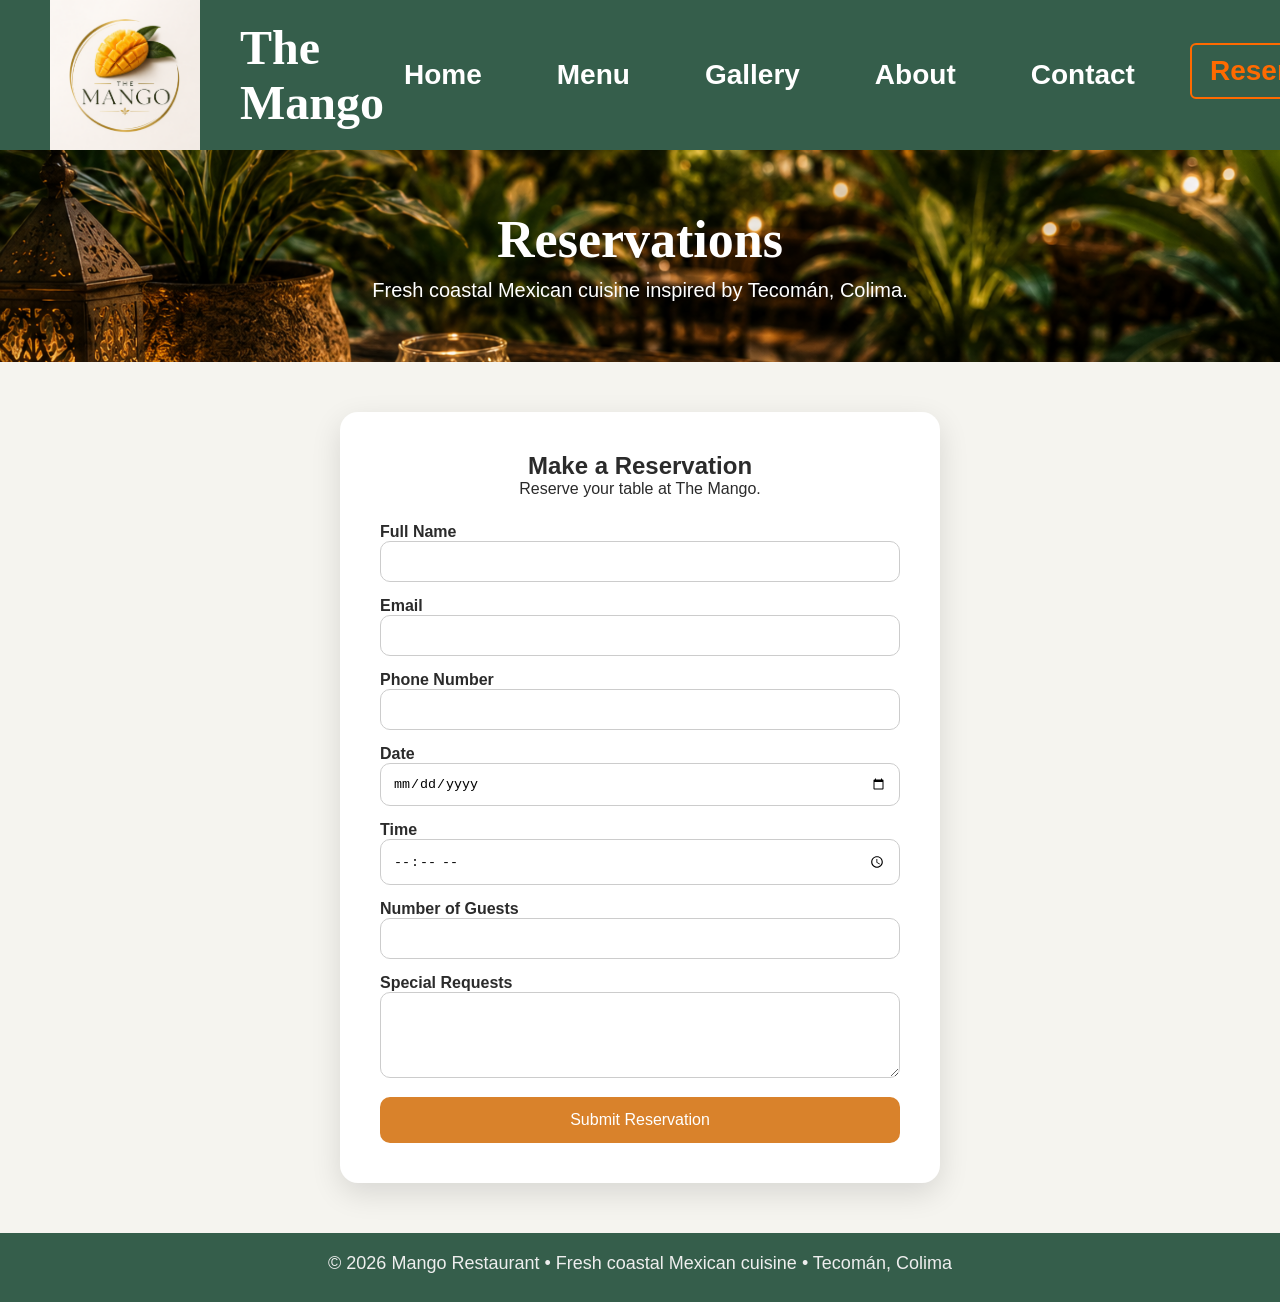
<file: reservations.html>
<!DOCTYPE html>
<html lang="en">
<head>
    <meta charset="UTF-8">
    <meta name="viewport" content="width=device-width, initial-scale=1.0">
    <title>Reservations</title>
    <link rel="stylesheet" href="css/style.css">
</head>
<body>
<header class="navbar">
    <div class="logo">
        <img src="Images/The Mango Logo.png" alt="The Mango Logo">
        <span>The Mango</span>
    </div>

    <nav>
        <a href="index.html">Home</a>
        <a href="menu.html">Menu</a>
        <a href="gallery.html">Gallery</a>
        <a href="about.html">About</a>
        <a href="contact.html">Contact</a>
        <a class="active" href="reservations.html">Reservations</a>
    </nav>
</header>

<section class="page-header reservation-header">
    <h1>Reservations</h1>
    <p>Fresh coastal Mexican cuisine inspired by Tecomán, Colima.</p>
</section>
<main class="reservation-page">
    <section class="reservation-section">
        <h1>Make a Reservation</h1>
        <p>Reserve your table at The Mango.</p>

        <form class="reservation-form" action="https://formspree.io/f/xykqeyyg" method="POST">
            <label>
                Full Name
                <input type="text" name="name" required>
            </label>

            <label>
                Email
                <input type="email" name="_replyto" required>
            </label>

            <label>
                Phone Number
                <input type="tel" name="phone" required>
            </label>

            <label>
                Date
                <input type="date" name="date" required>
            </label>

            <label>
                Time
                <input type="time" name="time" required>
            </label>

            <label>
                Number of Guests
                <input type="number" name="guests" min="1" max="20" required>
            </label>

            <label>
                Special Requests
                <textarea name="message" rows="4"></textarea>
            </label>

            <button type="submit">Submit Reservation</button>
        </form>
    </section>
</main>

<footer class="site-footer">
    <p class="copyright">
        © 2026 Mango Restaurant • Fresh coastal Mexican cuisine • Tecomán, Colima
    </p>

</footer>
</body>
</html>
</file>
<file: css/style.css>
* {
    margin: 0;
    padding: 0;
    box-sizing: border-box;
}

html, body {
    max-width: 100%;
    overflow-x: hidden;
    scroll-behavior: smooth;
}

body {
    font-family: 'Poppins', sans-serif;
    background: #f7f3e9;
    color: #2b2b2b;
}

/* NAVBAR */
.navbar {
    min-height: 150px;
    background: #355e4b;
    display: flex;
    align-items: center;
    padding: 0 50px;
}

.logo {
    display: flex;
    align-items: center;
}

.logo img {
    width: 150px;
    height: 150px;
    margin-right: 40px;
}

.logo span {
    font-family: 'Playfair Display', serif;
    font-size: 48px;
    font-weight: 700;
    color: white;
}

nav {
    flex: 1;
    display: flex;
    justify-content: center;
    gap: 35px;
}

nav a {
    color: white;
    text-decoration: none;
    padding: 10px 18px;
    border: 2px solid transparent;
    border-radius: 6px;
    transition: all 0.3s ease;
    font-size: 28px;
    font-weight: 700;
    position: relative;
}

nav a:hover,
nav a.active {
    border-color: #ff6a00;
    color: #ff6a00;
    transform: translateY(-4px);
}

nav a:hover::after {
    content: "🥭";
    position: absolute;
    top: -15px;
    right: -8px;
    font-size: 20px;
}

/* HERO CAROUSEL */
.hero {
    position: relative;
    height: 650px;
    overflow: hidden;
    color: white;
    background: #111;
}

.slide {
    position: absolute;
    inset: 0;
    background-size: cover;
    background-position: center 35%;
    background-repeat: no-repeat;
    opacity: 0;
    transition: opacity 1s ease;
}

.slide::after {
    content: "";
    position: absolute;
    inset: 0;
    background: rgba(0, 0, 0, 0.45);
}

.slide.active {
    opacity: 1;
}

.hero-overlay {
    position: relative;
    z-index: 10;
    padding-left: 100px;
    padding-top: 250px;
    max-width: 700px;
}

.hero-overlay h1 {
    font-family: 'Playfair Display', serif;
    font-size: 72px;
    font-weight: 700;
    margin-bottom: 10px;
}

.hero-overlay h2 {
    font-size: 30px;
    font-weight: 700;
    margin-bottom: 18px;
}

.hero-overlay p {
    font-size: 20px;
    line-height: 1.5;
    margin-bottom: 28px;
}

/* BUTTONS */
.btn {
    display: inline-block;
    background: #ff6a00;
    color: white;
    padding: 14px 26px;
    border-radius: 6px;
    text-decoration: none;
    font-weight: 700;
    margin-right: 10px;
    transition: all 0.3s ease;
}

.btn:hover {
    transform: translateY(-4px) scale(1.03);
    box-shadow: 0 8px 20px rgba(0, 0, 0, 0.35);
}

.btn.secondary {
    background: #355e4b;
}

/* DOTS */
.dots {
    position: absolute;
    bottom: 30px;
    width: 100%;
    text-align: center;
    z-index: 20;
}

.dot {
    height: 13px;
    width: 13px;
    background: white;
    border-radius: 50%;
    display: inline-block;
    margin: 0 6px;
    opacity: 0.8;
}

.dot.active {
    background: #ff6a00;
    opacity: 1;
}

/* INFO SECTION */
.info-section {
    display: flex;
    gap: 50px;
    padding: 80px;
    background-color: white;
}

.info-box {
    flex: 1;
}

.info-box:last-child {
    padding-left: 40px;
}

.info-box h2 {
    font-family: 'Playfair Display', serif;
    font-size: 42px;
    color: #355e4b;
    margin-bottom: 40px;
    padding: 10px;
    border-bottom: 4px solid #ff6a00;
}

.info-box p {
    font-size: 19px;
    line-height: 1.8;
    margin-bottom: 15px;
}

/* SECTION DIVIDER */
.section-divider {
    width: 92%;
    height: 2px;
    background: linear-gradient(to right, #355e4b, #ff6a00, #355e4b);
    margin: 30px auto;
}

/* FEATURED SECTION */
.featured-section {
    background: #f7f3e9;
    padding: 20px 80px;
    text-align: center;
}

.featured-title {
    font-family: 'Playfair Display', serif;
    font-size: 42px;
    color: #355e4b;
    margin-bottom: 35px;
    text-align: center;
}

.dish-grid {
    display: flex;
    justify-content: center;
    gap: 45px;
}

.dish-card {
    width: 100%;
    height: auto;
    transition: all 0.3s ease;
}

.dish-card:hover {
    transform: translateY(-8px);
}

.dish-card img {
    width: 100%;
    height: 210px;
    object-fit: cover;
    border-radius: 8px;
    box-shadow: 0 6px 16px rgba(0,0,0,0.2);
}

.dish-card h3 {
    margin-top: 15px;
    font-size: 22px;
    color: #2b2b2b;
}

/* PAGE HEADER */
.page-header {
    background: linear-gradient(rgba(0,0,0,.45), rgba(0,0,0,.45)),
    url("../Images/Mango Restaurant Image.png");
    background-size: cover;
    background-position: center 40%;
    text-align: center;
    padding: 60px 20px;
}

.page-header h1 {
    font-family: 'Playfair Display', serif;
    font-size: 52px;
    color: white;
    margin-bottom: 10px;
}

.page-header p {
    font-size: 20px;
    color: white;
    margin: 0;
}

/* MENU SECTION */
.menu-section {
    padding: 40px 90px 90px;
}

.menu-section h2 {
    font-family: 'Playfair Display', serif;
    font-size: 48px;
    color: #355e4b;
    position: relative;
    padding-bottom: 50px;
    padding-top: 50px;
    margin-bottom: 35px;
}

.menu-section h2::after {
    content: "";
    position: absolute;
    left: 0;
    bottom: 0;
    width: 100%;
    height: 2px;
    background: linear-gradient(to right, #355e4b, #ff6a00, #355e4b);
}

.menu-grid {
    display: grid;
    gap: 30px;
}

.menu-card {
    display: flex;
    gap: 20px;
    background: white;
    padding: 18px;
    border-radius: 10px;
    box-shadow: 0 8px 20px rgba(0,0,0,0.12);
    transition: all 0.3s ease;
}

.menu-card:hover {
    transform: translateY(-6px);
    box-shadow: 0 12px 28px rgba(0,0,0,0.2);
}

.menu-card img {
    width: 400px;
    height: 300px;
    object-fit: cover;
    border-radius: 8px;
}

.menu-card h3 {
    font-size: 22px;
    color: #2b2b2b;
    margin-bottom: 10px;
}

.menu-card h3 span {
    color: #ff6a00;
    float: right;
    margin-left: 15px;
}

.menu-card p {
    font-size: 16px;
    line-height: 1.5;
}

.price {
    color: #ff6a00;
    font-size: 24px;
    font-weight: 700;
}

.menu-nav {
    display: flex;
    justify-content: center;
    gap: 20px;
    flex-wrap: wrap;
    margin-top: 40px;
    margin-bottom: 60px;
}

.menu-nav a {
    background: #355e4b;
    color: white;
    padding: 12px 24px;
    border-radius: 8px;
    text-decoration: none;
    font-weight: 800;
    transition: all 0.3s ease;
}

.menu-nav a:hover {
    background: #ff6a00;
    transform: translateY(-3px);
}

/* GALLERY */
.gallery-section {
    padding: 3rem 1rem;
    border-bottom: 1px solid #eee;
}

.section-title {
    text-align: center;
    margin-bottom: 1rem;
    font-size: 1.8rem;
}

.carousel {
    position: relative;
    max-width: 1000px;
    width: 90%;
    margin: 0 auto;
    border-radius: 15px;
    overflow: hidden;
    box-shadow: 0 20px 30px rgba(0, 0, 0, 0.22);
    transition: transform 0.3s ease, box-shadow 0.3s ease;
}

.slides {
    position: relative;
    height: 0;
    padding-bottom: 56%;
}

.carousel .slide {
    position: absolute;
    inset: 0;
    width: 100%;
    height: 100%;
    object-fit: cover;
    opacity: 0;
    transition: opacity .8s ease-in-out;
}

.carousel .slide.active {
    opacity: 1;
}

.carousel .ctrl {
    position: absolute;
    top: 50%;
    transform: translateY(-50%);
    background: rgba(255,165,60,.75);
    border: none;
    font-size: 2rem;
    width: 44px;
    height: 44px;
    cursor: pointer;
    border-radius: 50%;
    display: flex;
    align-items: center;
    justify-content: center;
    z-index: 5;
}

.carousel .prev {
    left: .5rem;
}

.carousel .next {
    right: .5rem;
}

.carousel .ctrl:hover {
    background: rgba(255,165,60,.95);
    box-shadow: 0 2px 6px rgba(0,0,0,.2);
}

/* ABOUT PAGE */
.about-hero {
    height: 280px;
    background: linear-gradient(rgba(0,0,0,.45), rgba(0,0,0,.45)),
    url("../Images/The Mango Courtyard Entrance.png");
    background-size: cover;
    background-position: center;
    display: flex;
    align-items: center;
    justify-content: center;
    text-align: center;
}

.about-hero-text h1 {
    color: white;
    font-size: 3rem;
    margin-bottom: 10px;
}

.about-hero-text p {
    color: white;
    font-size: 1.2rem;
}

.about-page {
    background: #fffaf0;
}

.about-intro {
    max-width: 850px;
    margin: 0 auto;
    padding: 70px 20px 40px;
    text-align: center;
}

.about-intro h2,
.why-us h2,
.about-cta h2 {
    color: #2e5a43;
    font-size: 2.2rem;
    margin-bottom: 20px;
}

.about-intro p {
    font-size: 1.1rem;
    line-height: 1.8;
    color: #444;
}

.about-cards {
    display: flex;
    gap: 25px;
    justify-content: center;
    padding: 40px 8%;
    flex-wrap: wrap;
}

.about-card {
    background: white;
    width: 280px;
    padding: 30px;
    border-radius: 18px;
    text-align: center;
    box-shadow: 0 10px 25px rgba(0,0,0,.15);
    transition: transform .3s ease;
}

.about-card:hover {
    transform: translateY(-6px);
}

.about-card h3 {
    color: #2e5a43;
    margin-bottom: 15px;
}

.about-card p {
    color: #555;
    line-height: 1.6;
}

.about-quote {
    background: #2e5a43;
    color: white;
    text-align: center;
    padding: 60px 20px;
    margin-top: 40px;
}

.about-quote h2 {
    font-size: 2rem;
    margin-bottom: 10px;
}

.why-us {
    padding: 60px 20px;
    text-align: center;
}

.why-list {
    max-width: 700px;
    margin: 0 auto;
    display: grid;
    grid-template-columns: repeat(auto-fit, minmax(260px, 1fr));
    gap: 15px;
    text-align: left;
}

.why-list p {
    background: white;
    padding: 15px 20px;
    border-radius: 12px;
    box-shadow: 0 5px 15px rgba(0,0,0,.10);
    color: #444;
    transition: transform .3s ease, box-shadow .3s ease;
}

.why-list p:hover {
    transform: translateY(-8px);
    box-shadow: 0 12px 25px rgba(0,0,0,.18);
}

.about-cta {
    text-align: center;
    padding: 70px 20px;
    background: white;
}

.about-cta p {
    margin-bottom: 25px;
    color: #555;
}

.about-btn {
    display: inline-block;
    background: #d89b28;
    color: white;
    padding: 14px 30px;
    border-radius: 30px;
    text-decoration: none;
    font-weight: bold;
    transition: background .3s ease, transform .3s ease;
}

.about-btn:hover {
    background: #b97e18;
    transform: translateY(-3px);
}

.gallery-header {
    background-image: url("../Images/Mango Evening Courtyard.png");
}

/* CONTACT PAGE */
.contact-hero {
    height: 280px;
    background: linear-gradient(rgba(0,0,0,.60), rgba(0,0,0,.60)),
    url("../Images/The Mango Gallery Hero.png");
    background-size: cover;
    background-position: center;
    display: flex;
    align-items: center;
    justify-content: center;
    text-align: center;
}

.contact-hero-text h1 {
    color: white;
    font-size: 3rem;
    margin-bottom: 10px;
}

.contact-hero-text p {
    color: white;
    font-size: 1.2rem;
}

.contact-page {
    background: #fffaf0;
    padding: 70px 8%;
}

.contact-container {
    display: flex;
    gap: 40px;
    align-items: flex-start;
    justify-content: center;
    flex-wrap: wrap;
}

.contact-info {
    flex: 1;
    min-width: 320px;
    max-width: 500px;
}

.contact-info h2 {
    color: #2e5a43;
    font-size: 2.3rem;
    margin-bottom: 25px;
}

.contact-card {
    background: white;
    padding: 22px;
    margin-bottom: 18px;
    border-radius: 16px;
    box-shadow: 0 8px 22px rgba(0,0,0,.13);
    border-left: 5px solid #d89b28;
}

.contact-card h3 {
    color: #2e5a43;
    margin-bottom: 8px;
}

.contact-card p {
    color: #444;
    line-height: 1.6;
}

.map-box {
    width: 700px;
    height: 450px;
    margin-top: 75px;
    border-radius: 20px;
    overflow: hidden;
    box-shadow: 0 12px 30px rgba(0,0,0,.22);
}

.map-box iframe {
    width: 100%;
    height: 100%;
    border: 0;
}

/* RESERVATION PAGE */
.reservation-page {
    background: #f5f4ef;
    min-height: calc(100vh - 170px);
    padding: 50px 20px;
}

.reservation-section {
    max-width: 600px;
    margin: 0 auto;
    text-align: center;
    background: white;
    padding: 40px;
    border-radius: 18px;
    box-shadow: 0 10px 30px rgba(0,0,0,.12);
}

.reservation-form {
    display: flex;
    flex-direction: column;
    gap: 15px;
    margin-top: 25px;
}

.reservation-form label {
    text-align: left;
    font-weight: bold;
}

.reservation-form input,
.reservation-form textarea {
    width: 100%;
    padding: 12px;
    border: 1px solid #ccc;
    border-radius: 10px;
}

.reservation-form button {
    padding: 14px;
    border: none;
    border-radius: 10px;
    background: #d9822b;
    color: white;
    font-size: 16px;
    cursor: pointer;
    transition: 0.3s;
}

.reservation-form button:hover {
    background: #c96f18;
    transform: translateY(-3px);
}

.reservation-header {
    background-image: url("../Images/Reserve Your Table Image.png");
}

/* FOOTER */
.site-footer {
    text-align: center;
    background: #355e4b;
    padding: 20px 10px;
}

.copyright {
    margin: 0 auto 8px auto;
    font-size: 18px;
    color: #eeeeee;
}

/* TABLET */
@media (max-width: 1100px) {
    .navbar {
        padding: 20px;
        flex-direction: column;
        gap: 20px;
    }

    nav {
        flex-wrap: wrap;
        gap: 15px;
    }

    nav a {
        font-size: 20px;
    }

    .menu-section {
        padding: 35px 40px 70px;
    }

    .menu-card img {
        width: 320px;
        height: 240px;
    }
}

/* MOBILE */
@media (max-width: 700px) {
    .navbar {
        min-height: auto;
        flex-direction: column;
        align-items: center;
        padding: 15px;
    }

    .logo {
        flex-direction: column;
        text-align: center;
    }

    .logo img {
        width: 90px;
        height: 90px;
        margin-right: 0;
        margin-bottom: 8px;
    }

    .logo span {
        font-size: 32px;
    }

    nav {
        display: flex;
        flex-direction: column;
        width: 100%;
        align-items: center;
        gap: 10px;
        margin-top: 12px;
    }

    nav a {
        width: 90%;
        text-align: center;
        padding: 12px;
        font-size: 18px;
        border: 1px solid rgba(255, 255, 255, 0.35);
        background: rgba(255, 255, 255, 0.08);
    }

    nav a:hover,
    nav a.active {
        transform: none;
        background: #ff6a00;
        color: white;
        border-color: #ff6a00;
    }

    nav a:hover::after {
        content: "";
    }

    .hero {
        height: 520px;
    }

    .slide {
        background-size: cover;
        background-position: center;
        background-attachment: scroll;
    }

    .hero-overlay {
        padding: 150px 25px 0;
        max-width: 100%;
        text-align: center;
    }

    .hero-overlay h1 {
        font-size: 42px;
    }

    .hero-overlay h2 {
        font-size: 22px;
    }

    .hero-overlay p {
        font-size: 16px;
    }

    .btn {
        display: block;
        width: 90%;
        margin: 10px auto;
        text-align: center;
    }

    .info-section {
        flex-direction: column;
        padding: 35px 20px;
        gap: 30px;
    }

    .info-box:last-child {
        padding-left: 0;
    }

    .info-box h2 {
        font-size: 32px;
        margin-bottom: 20px;
    }

    .featured-section {
        padding: 30px 20px;
    }

    .featured-title {
        font-size: 32px;
    }

    .dish-grid {
        flex-direction: column;
        gap: 35px;
    }

    .dish-card img {
        height: 230px;
    }

    .page-header {
        padding: 45px 20px;
        background-position: center;
    }

    .page-header h1 {
        font-size: 38px;
    }

    .page-header p {
        font-size: 16px;
    }

    .menu-section {
        padding: 25px 15px 50px;
    }

    .menu-section h2 {
        font-size: 34px;
        padding-top: 35px;
        padding-bottom: 25px;
        text-align: center;
    }

    .menu-card {
        flex-direction: column;
    }

    .menu-card img {
        width: 100%;
        height: 240px;
    }

    .menu-card h3 span {
        float: none;
        display: block;
        margin-left: 0;
        margin-top: 8px;
    }

    .menu-nav {
        gap: 10px;
        margin-bottom: 30px;
    }

    .menu-nav a {
        width: 90%;
        text-align: center;
    }

    .about-hero,
    .contact-hero {
        height: 230px;
    }

    .about-hero-text h1,
    .contact-hero-text h1 {
        font-size: 2.2rem;
    }

    .about-hero-text p,
    .contact-hero-text p {
        font-size: 1rem;
        padding: 0 15px;
    }

    .about-intro {
        padding: 45px 20px 25px;
    }

    .about-intro h2,
    .why-us h2,
    .about-cta h2 {
        font-size: 1.8rem;
    }

    .about-card {
        width: 100%;
    }

    .contact-page {
        padding: 45px 20px;
    }

    .contact-info {
        min-width: 100%;
    }

    .contact-info h2 {
        font-size: 1.9rem;
        text-align: center;
    }

    .map-box {
        width: 100%;
        height: 320px;
        margin-top: 20px;
    }

    .reservation-page {
        padding: 35px 15px;
    }

    .reservation-section {
        width: 100%;
        padding: 25px;
    }

    .carousel {
        width: 95%;
    }

    .carousel .ctrl {
        width: 36px;
        height: 36px;
        font-size: 1.5rem;
    }

    .copyright {
        white-space: normal;
        font-size: 14px;
    }
    @media (max-width: 700px) {
        .navbar {
            min-height: auto;
            flex-direction: column;
            align-items: center;
            padding: 10px 8px;
            gap: 8px;
        }

        .logo {
            flex-direction: row;
            justify-content: center;
            align-items: center;
            text-align: center;
        }

        .logo img {
            width: 65px;
            height: 65px;
            margin-right: 10px;
            margin-bottom: 0;
        }

        .logo span {
            font-size: 26px;
            white-space: nowrap;
        }

        nav {
            width: 100%;
            display: flex;
            flex-direction: row;
            justify-content: center;
            align-items: center;
            flex-wrap: wrap;
            gap: 6px 14px;
            margin-top: 4px;
        }

        nav a {
            width: auto;
            padding: 5px 8px;
            font-size: 15px;
            border: 1px solid transparent;
            background: transparent;
        }

        nav a:hover,
        nav a.active {
            transform: none;
            color: #ff6a00;
            border-color: #ff6a00;
            background: transparent;
        }

        nav a:hover::after {
            content: "";
        }
    }}
</file>
